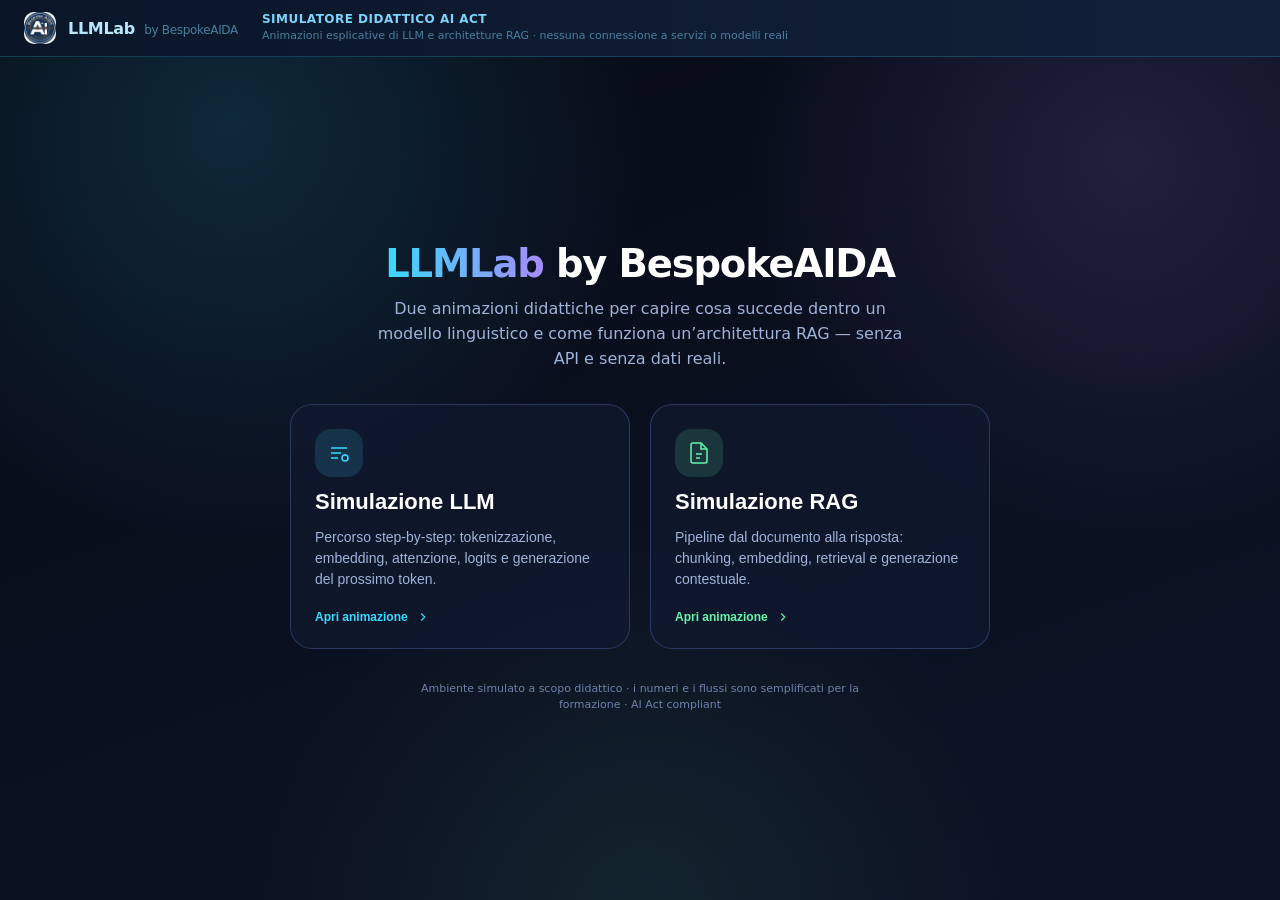
<file: index.html>
<!DOCTYPE html>
<html lang="it">
<head>
  <meta charset="UTF-8" />
  <meta name="viewport" content="width=device-width, initial-scale=1.0" />
  <title>LLMLab — BespokeAIDA</title>
  <link rel="stylesheet" href="styles/tokens.css" />
  <link rel="stylesheet" href="styles/main.css" />
</head>
<body>

  <!-- Educational Banner -->
  <div class="edu-banner">
    <div class="edu-banner__logo">
      <img src="assets/aida-logo.png" alt="BespokeAIDA" />
      <span class="edu-banner__brand">LLMLab <span class="edu-banner__by">by BespokeAIDA</span></span>
    </div>
    <div class="edu-banner__info">
      <span class="edu-banner__label">Simulatore didattico AI Act</span>
      <span class="edu-banner__sub">Animazioni esplicative di LLM e architetture RAG · nessuna connessione a servizi o modelli reali</span>
    </div>
  </div>

  <div class="app" id="app"></div>

  <script src="js/icons.js"></script>
  <script src="js/state.js"></script>
  <script src="js/render.js"></script>
  <script src="js/app.js"></script>
</body>
</html>
</file>
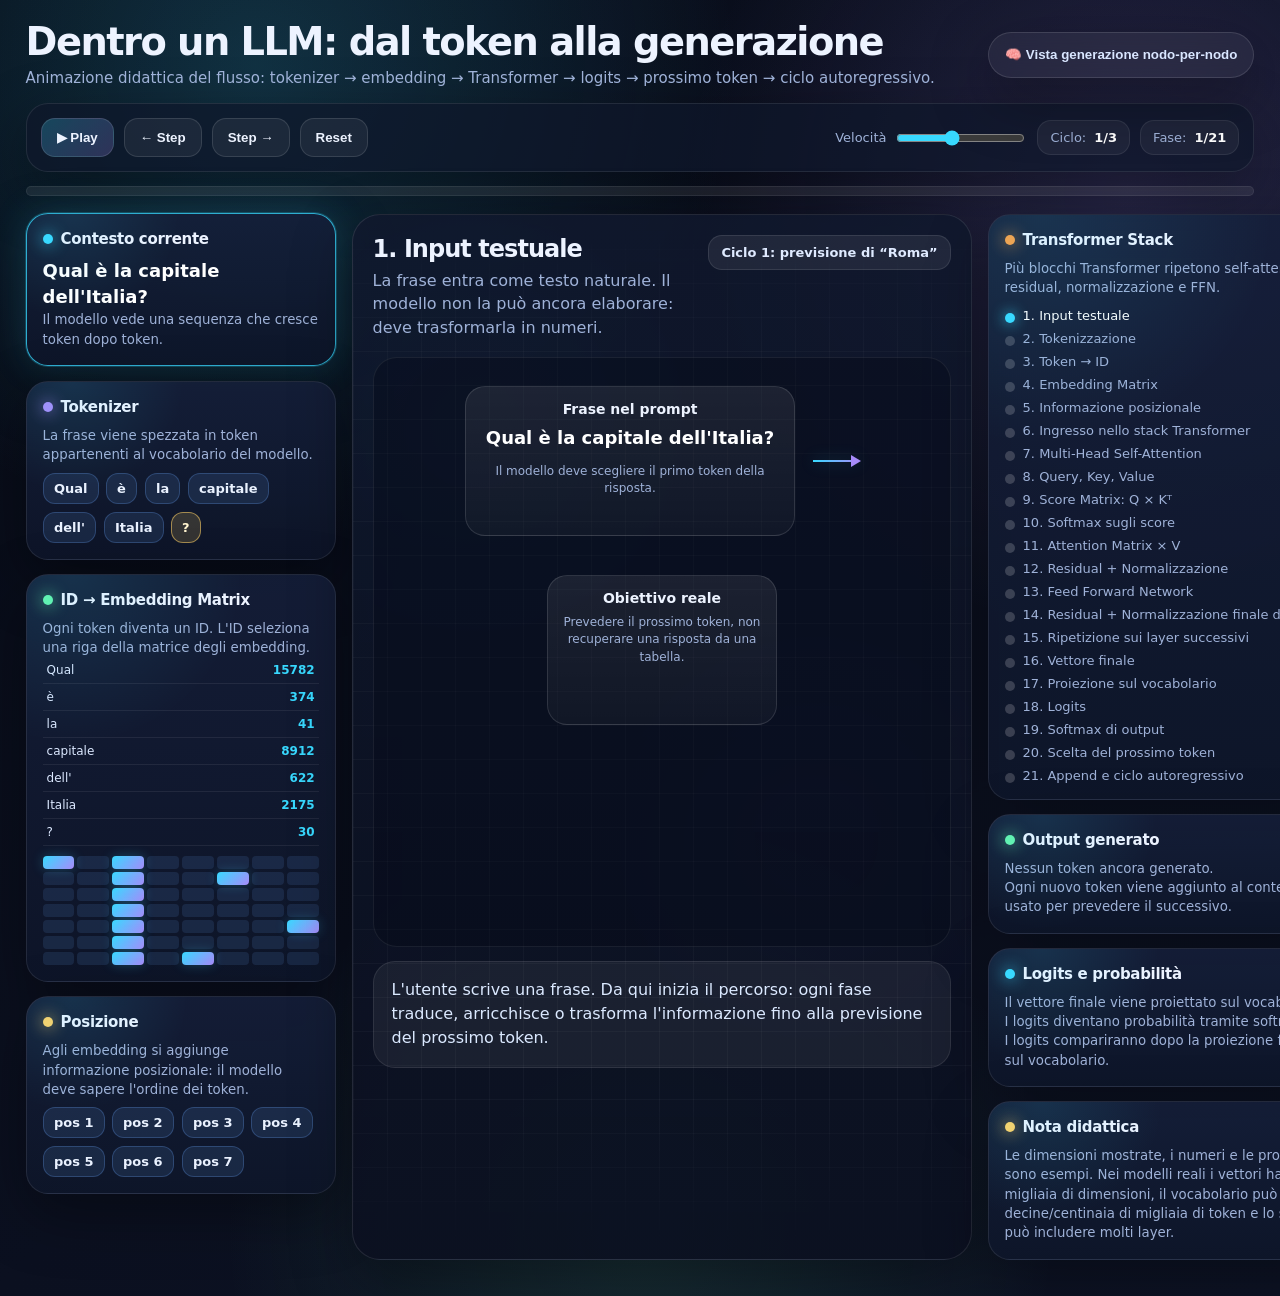
<file: sims/llm.html>
<!DOCTYPE html>
<html lang="it">
<head>
<meta charset="UTF-8" />
<meta name="viewport" content="width=device-width, initial-scale=1.0" />
<title>LLMLab — Dentro un LLM · BespokeAIDA</title>
<style>
:root{
  --bg:#0b1020;
  --bg2:#111a33;
  --panel:#151f3a;
  --panel2:#10182d;
  --line:#2d3c67;
  --text:#edf3ff;
  --muted:#9fb2d8;
  --cyan:#38d9ff;
  --blue:#6ea8ff;
  --purple:#a78bfa;
  --green:#64f4ac;
  --yellow:#ffd166;
  --orange:#ff9f43;
  --red:#ff6b6b;
  --pink:#ff7ad9;
  --white:#ffffff;
  --shadow: 0 20px 60px rgba(0,0,0,.35);
  --radius:22px;
}
*{box-sizing:border-box}
body{
  margin:0;
  font-family: Inter, ui-sans-serif, system-ui, -apple-system, Segoe UI, Roboto, Helvetica, Arial, "Apple Color Emoji","Segoe UI Emoji";
  background:
    radial-gradient(circle at 20% 5%, rgba(56,217,255,.18), transparent 30%),
    radial-gradient(circle at 88% 15%, rgba(167,139,250,.18), transparent 28%),
    radial-gradient(circle at 50% 95%, rgba(100,244,172,.12), transparent 30%),
    linear-gradient(135deg, #070b16 0%, var(--bg) 50%, #0d1325 100%);
  color:var(--text);
  min-height:100vh;
  overflow-x:hidden;
}
.app{
  width:min(1520px, 96vw);
  margin:0 auto;
  padding:22px 0 36px;
}
.header{
  display:flex;
  align-items:center;
  justify-content:space-between;
  gap:22px;
  margin-bottom:16px;
}
.title h1{
  margin:0;
  font-size: clamp(26px, 3vw, 44px);
  letter-spacing:-.04em;
  line-height:1.02;
}
.title p{
  margin:8px 0 0;
  color:var(--muted);
  font-size:15px;
}
.badge{
  border:1px solid rgba(255,255,255,.12);
  padding:12px 16px;
  border-radius:999px;
  background:rgba(255,255,255,.055);
  backdrop-filter:blur(10px);
  color:#d9e6ff;
  box-shadow:var(--shadow);
  white-space:nowrap;
}
.controls{
  display:flex;
  flex-wrap:wrap;
  align-items:center;
  justify-content:space-between;
  gap:12px;
  padding:14px;
  background:rgba(15,23,42,.72);
  border:1px solid rgba(255,255,255,.09);
  border-radius:var(--radius);
  box-shadow:var(--shadow);
  margin-bottom:14px;
}
.control-left,.control-right{
  display:flex; align-items:center; gap:10px; flex-wrap:wrap;
}
button{
  border:0;
  border-radius:14px;
  color:var(--text);
  background:linear-gradient(135deg, rgba(56,217,255,.24), rgba(167,139,250,.22));
  border:1px solid rgba(255,255,255,.12);
  padding:11px 15px;
  font-weight:750;
  cursor:pointer;
  transition:.2s ease;
}
button:hover{transform:translateY(-1px); box-shadow:0 8px 28px rgba(56,217,255,.13)}
button.secondary{background:rgba(255,255,255,.06)}
label{
  color:var(--muted);
  font-size:13px;
  display:flex;align-items:center;gap:8px;
}
input[type="range"]{accent-color:var(--cyan)}
.kv{
  display:flex; gap:8px; align-items:center;
  color:var(--muted);
  font-size:13px;
  padding:9px 12px;
  background:rgba(255,255,255,.05);
  border:1px solid rgba(255,255,255,.08);
  border-radius:14px;
}
.kv strong{color:var(--white)}
.progressWrap{
  width:100%;
  height:10px;
  background:rgba(255,255,255,.08);
  border-radius:999px;
  overflow:hidden;
  margin-bottom:18px;
  border:1px solid rgba(255,255,255,.07);
}
#progressFill{
  height:100%;
  width:0%;
  background:linear-gradient(90deg,var(--cyan),var(--purple),var(--green));
  border-radius:999px;
  transition:width .55s ease;
}

.layout{
  display:grid;
  grid-template-columns: 310px minmax(620px, 1fr) 360px;
  gap:16px;
}
@media (max-width: 1150px){
  .layout{grid-template-columns:1fr}
}
.panel{
  position:relative;
  background:linear-gradient(180deg, rgba(21,31,58,.88), rgba(14,22,42,.88));
  border:1px solid rgba(255,255,255,.09);
  border-radius:var(--radius);
  padding:16px;
  min-height:96px;
  box-shadow:var(--shadow);
  overflow:hidden;
  transition:.35s ease;
}
.panel + .panel{margin-top:14px}
.panel:before{
  content:"";
  position:absolute; inset:-1px;
  background:radial-gradient(circle at 15% 0%, rgba(56,217,255,.15), transparent 35%);
  pointer-events:none;
  opacity:.75;
}
.panel.active{
  border-color:rgba(56,217,255,.78);
  box-shadow:0 0 0 1px rgba(56,217,255,.2), 0 0 36px rgba(56,217,255,.18), var(--shadow);
  transform:translateY(-1px);
}
.panel h3{
  margin:0 0 10px;
  display:flex; align-items:center; gap:8px;
  font-size:15px;
  letter-spacing:-.02em;
}
.panel small{display:block; color:var(--muted); line-height:1.45}
.dot{
  width:10px;height:10px;border-radius:50%;background:var(--cyan);
  box-shadow:0 0 16px var(--cyan);
}
.dot.purple{background:var(--purple);box-shadow:0 0 16px var(--purple)}
.dot.green{background:var(--green);box-shadow:0 0 16px var(--green)}
.dot.yellow{background:var(--yellow);box-shadow:0 0 16px var(--yellow)}
.dot.orange{background:var(--orange);box-shadow:0 0 16px var(--orange)}

.contextText{
  font-size:18px;
  line-height:1.45;
  font-weight:760;
  color:#fff;
}
.generated{
  display:inline-block;
  margin-left:4px;
  color:var(--green);
  text-shadow:0 0 18px rgba(100,244,172,.4);
}
.tokenList{
  display:flex;
  flex-wrap:wrap;
  gap:8px;
  margin-top:8px;
}
.token{
  display:inline-flex;
  align-items:center;
  justify-content:center;
  min-height:31px;
  padding:7px 10px;
  border-radius:12px;
  background:rgba(110,168,255,.12);
  border:1px solid rgba(110,168,255,.25);
  color:#eaf2ff;
  font-weight:700;
  font-size:13px;
  animation: tokenIn .45s ease both;
}
.token.pred{
  background:rgba(100,244,172,.14);
  border-color:rgba(100,244,172,.5);
  color:#dffff0;
  box-shadow:0 0 22px rgba(100,244,172,.16);
}
.token.focus{
  background:rgba(255,209,102,.16);
  border-color:rgba(255,209,102,.55);
  color:#fff4cf;
}
@keyframes tokenIn{from{opacity:0; transform:translateY(10px) scale(.96)}to{opacity:1; transform:none}}

.idTable{
  width:100%;
  border-collapse:collapse;
  font-size:12px;
  color:#dce8ff;
}
.idTable td{
  border-bottom:1px solid rgba(255,255,255,.07);
  padding:6px 4px;
}
.idTable td:last-child{
  text-align:right; color:var(--cyan); font-weight:800;
}
.miniMatrix{
  display:grid;
  grid-template-columns:repeat(8,1fr);
  gap:3px;
  margin-top:10px;
}
.cell{
  height:13px;
  border-radius:4px;
  background:rgba(110,168,255,.12);
}
.cell.hot{
  background:linear-gradient(135deg,var(--cyan),var(--purple));
  box-shadow:0 0 12px rgba(56,217,255,.25);
  animation:pulse .9s ease-in-out infinite alternate;
}
@keyframes pulse{from{opacity:.58}to{opacity:1}}

.scene{
  min-height:730px;
  border-radius:28px;
  background:
    linear-gradient(180deg, rgba(16,24,45,.88), rgba(11,16,32,.92)),
    radial-gradient(circle at 20% 20%, rgba(56,217,255,.12), transparent 25%),
    radial-gradient(circle at 75% 60%, rgba(167,139,250,.14), transparent 30%);
  border:1px solid rgba(255,255,255,.1);
  box-shadow:var(--shadow);
  position:relative;
  overflow:hidden;
  padding:20px;
}
.scene:after{
  content:"";
  position:absolute; inset:0;
  background-image:
    linear-gradient(rgba(255,255,255,.03) 1px, transparent 1px),
    linear-gradient(90deg, rgba(255,255,255,.03) 1px, transparent 1px);
  background-size:34px 34px;
  mask-image:linear-gradient(to bottom, transparent, black 15%, black 85%, transparent);
  pointer-events:none;
}
.sceneTop{
  position:relative; z-index:2;
  display:flex; align-items:flex-start; justify-content:space-between; gap:16px;
  margin-bottom:18px;
}
.stageTitle{
  font-size:24px;
  font-weight:900;
  letter-spacing:-.04em;
  margin:0 0 6px;
}
.stageSub{
  color:var(--muted);
  line-height:1.45;
  max-width:820px;
  margin:0;
}
.cycleBadge{
  padding:9px 12px;
  border-radius:14px;
  background:rgba(255,255,255,.07);
  border:1px solid rgba(255,255,255,.1);
  color:#dfeaff;
  font-weight:800;
  font-size:13px;
  white-space:nowrap;
}
.canvas{
  position:relative; z-index:2;
  min-height:590px;
  border-radius:24px;
  background:rgba(5,9,19,.32);
  border:1px solid rgba(255,255,255,.07);
  overflow:hidden;
  padding:18px;
}
.explain{
  margin-top:14px;
  padding:16px 18px;
  border-radius:22px;
  background:rgba(255,255,255,.06);
  border:1px solid rgba(255,255,255,.09);
  color:#dbe9ff;
  line-height:1.52;
}
.formula{
  font-family: ui-monospace, SFMono-Regular, Menlo, Monaco, Consolas, "Liberation Mono", monospace;
  color:#dcf7ff;
  background:rgba(0,0,0,.28);
  border:1px solid rgba(255,255,255,.08);
  border-radius:14px;
  padding:12px 14px;
  display:inline-block;
}
.bigFlow{
  display:flex; align-items:center; justify-content:center; gap:18px; flex-wrap:wrap; min-height:360px;
}
.flowCard{
  width:155px;
  min-height:116px;
  border-radius:20px;
  background:linear-gradient(180deg, rgba(255,255,255,.08), rgba(255,255,255,.035));
  border:1px solid rgba(255,255,255,.12);
  padding:14px;
  text-align:center;
  position:relative;
  overflow:hidden;
  animation:cardIn .55s ease both;
}
.flowCard.large{width:230px; min-height:150px}
.flowCard.wide{width:330px}
.flowCard h4{margin:0 0 8px; font-size:14px}
.flowCard p{margin:0;color:var(--muted);font-size:12px;line-height:1.45}
.arrow{
  width:46px; height:2px; background:linear-gradient(90deg,var(--cyan),var(--purple));
  position:relative;
  box-shadow:0 0 15px rgba(56,217,255,.35);
}
.arrow:after{
  content:"";
  position:absolute; right:-2px; top:-5px;
  border-left:10px solid var(--purple);
  border-top:6px solid transparent;
  border-bottom:6px solid transparent;
}
@keyframes cardIn{from{opacity:0; transform:translateY(14px) scale(.96)}to{opacity:1;transform:none}}

.rainbowScan{
  position:absolute; left:-30%; top:0; height:100%; width:28%;
  background:linear-gradient(90deg, transparent, rgba(56,217,255,.16), rgba(167,139,250,.16), transparent);
  animation:scan 2.4s linear infinite;
  pointer-events:none;
}
@keyframes scan{to{left:102%}}

.headGrid{
  display:grid;
  grid-template-columns:repeat(4, minmax(135px, 1fr));
  gap:14px;
  margin-top:12px;
}
.head{
  min-height:188px;
  border-radius:20px;
  background:rgba(255,255,255,.055);
  border:1px solid rgba(255,255,255,.11);
  padding:13px;
  animation:headPulse 1.1s ease-in-out infinite alternate;
}
.head:nth-child(2){animation-delay:.12s}
.head:nth-child(3){animation-delay:.24s}
.head:nth-child(4){animation-delay:.36s}
@keyframes headPulse{from{box-shadow:0 0 0 rgba(56,217,255,0)}to{box-shadow:0 0 28px rgba(56,217,255,.13)}}
.head h4{margin:0 0 10px; display:flex; align-items:center; justify-content:space-between}
.headTag{
  color:#00101a;
  background:var(--cyan);
  border-radius:999px;
  padding:4px 7px;
  font-size:11px;
  font-weight:900;
}
.matrixTable{
  width:100%;
  border-collapse:collapse;
  font-size:12px;
  margin-top:12px;
}
.matrixTable td,.matrixTable th{
  border:1px solid rgba(255,255,255,.08);
  padding:8px;
  text-align:center;
}
.matrixTable th{
  color:#bcd3ff;
  font-size:11px;
  font-weight:800;
  background:rgba(255,255,255,.06);
}
.matrixTable td{
  background:rgba(110,168,255,.08);
  transition:.25s ease;
}
.matrixTable td.hot{
  background:rgba(255,209,102,.2);
  color:#fff2c7;
  box-shadow:inset 0 0 22px rgba(255,209,102,.12);
}
.matrixTable td.green{
  background:rgba(100,244,172,.17);
  color:#dcffe9;
}
.vectorBars{
  display:flex;
  gap:5px;
  align-items:end;
  height:88px;
  justify-content:center;
}
.bar{
  width:10px;
  border-radius:8px 8px 3px 3px;
  background:linear-gradient(180deg,var(--cyan),var(--blue));
  animation:barDance .8s ease-in-out infinite alternate;
}
.bar:nth-child(2n){background:linear-gradient(180deg,var(--purple),var(--pink));animation-delay:.12s}
.bar:nth-child(3n){background:linear-gradient(180deg,var(--green),var(--cyan));animation-delay:.25s}
@keyframes barDance{from{transform:scaleY(.85); filter:brightness(.85)}to{transform:scaleY(1.05); filter:brightness(1.2)}}

.qkvWrap{
  display:grid;
  grid-template-columns: 1fr 1fr 1fr;
  gap:14px;
  margin-top:22px;
}
.qkv{
  border-radius:20px;
  padding:17px;
  text-align:center;
  min-height:170px;
  background:rgba(255,255,255,.055);
  border:1px solid rgba(255,255,255,.1);
  position:relative;
}
.qkv h3{
  margin:0 0 10px;
  font-size:38px;
  letter-spacing:-.06em;
}
.qkv.query h3{color:var(--cyan)}
.qkv.key h3{color:var(--yellow)}
.qkv.value h3{color:var(--green)}
.qkv p{margin:0;color:var(--muted);font-size:13px;line-height:1.45}
.neural{
  width:100%;
  height:250px;
  position:relative;
  margin:10px auto 0;
}
.neural svg{width:100%;height:100%;overflow:visible}
.node{
  fill:rgba(56,217,255,.22);
  stroke:rgba(56,217,255,.8);
  stroke-width:1.5;
  filter:drop-shadow(0 0 8px rgba(56,217,255,.35));
}
.node.active{fill:rgba(100,244,172,.35); stroke:rgba(100,244,172,.95)}
.link{
  stroke:rgba(159,178,216,.23);
  stroke-width:1;
}
.link.active{
  stroke:rgba(56,217,255,.8);
  stroke-width:2;
  stroke-dasharray:7 7;
  animation:dash 1s linear infinite;
}
@keyframes dash{to{stroke-dashoffset:-28}}
.ffnDims{
  display:flex;align-items:center;justify-content:center;gap:14px;margin-top:14px;flex-wrap:wrap;
}
.dim{
  padding:13px 16px;border-radius:16px;background:rgba(255,255,255,.07);border:1px solid rgba(255,255,255,.1);
  font-weight:900;color:#fff;
}
.dim.big{
  padding:18px 24px;
  color:#001019;
  background:linear-gradient(135deg,var(--yellow),var(--orange));
}
.plusNorm{
  display:grid;
  grid-template-columns:1fr 58px 1fr 70px 1fr;
  align-items:center;gap:10px;margin-top:32px;
}
.symbol{
  width:52px;height:52px;border-radius:50%;display:grid;place-items:center;
  background:rgba(255,255,255,.08);border:1px solid rgba(255,255,255,.13);
  font-size:24px;font-weight:950;color:var(--cyan);
}
.symbol.norm{
  font-size:13px;color:#001019;background:linear-gradient(135deg,var(--green),var(--cyan));
}
.layerStack{
  display:flex;align-items:end;justify-content:center;gap:11px;margin-top:24px;height:280px;
}
.layerBlock{
  width:74px;
  border-radius:15px 15px 9px 9px;
  border:1px solid rgba(255,255,255,.12);
  background:linear-gradient(180deg, rgba(110,168,255,.20), rgba(167,139,250,.10));
  display:flex;align-items:center;justify-content:center;
  color:#e8efff;font-weight:900;
  transition:.25s;
}
.layerBlock.hot{
  background:linear-gradient(180deg, rgba(56,217,255,.75), rgba(167,139,250,.55));
  color:#04111a;
  box-shadow:0 0 32px rgba(56,217,255,.30);
  animation: layerGlow 1s ease-in-out infinite alternate;
}
@keyframes layerGlow{from{transform:translateY(0)}to{transform:translateY(-8px)}}
.logitBars{
  display:grid;
  gap:10px;
  margin:18px auto 0;
  width:min(650px, 100%);
}
.logitRow{
  display:grid;
  grid-template-columns:90px 1fr 74px;
  gap:10px;
  align-items:center;
  font-size:13px;
}
.logitLabel{font-weight:900;color:#eaf2ff}
.logitTrack{
  height:26px;
  background:rgba(255,255,255,.07);
  border:1px solid rgba(255,255,255,.08);
  border-radius:999px;
  overflow:hidden;
}
.logitFill{
  height:100%;
  width:0;
  background:linear-gradient(90deg,var(--cyan),var(--purple));
  border-radius:999px;
  transition:width .9s cubic-bezier(.22,1,.36,1);
}
.logitRow.top .logitFill{background:linear-gradient(90deg,var(--green),var(--cyan));box-shadow:0 0 18px rgba(100,244,172,.2)}
.logitVal{text-align:right;color:var(--muted);font-weight:800}
.predictedToken{
  display:inline-flex;
  margin-top:24px;
  align-items:center;
  justify-content:center;
  min-width:155px;
  min-height:72px;
  padding:16px 24px;
  border-radius:24px;
  background:linear-gradient(135deg, rgba(100,244,172,.25), rgba(56,217,255,.14));
  border:1px solid rgba(100,244,172,.55);
  font-size:32px;
  font-weight:950;
  color:#eafff3;
  box-shadow:0 0 42px rgba(100,244,172,.18);
  animation:pop .7s cubic-bezier(.18,1.25,.4,1) both;
}
@keyframes pop{from{opacity:0;transform:scale(.72)}to{opacity:1;transform:scale(1)}}
.outputHistory{
  display:flex; flex-wrap:wrap; gap:8px;
}
.timeline{
  display:grid; gap:8px; margin-top:10px;
}
.tlineItem{
  display:flex; gap:8px; align-items:flex-start; color:var(--muted); font-size:13px;
}
.tlineItem.active{color:#fff}
.tlineDot{
  min-width:10px;width:10px;height:10px;border-radius:50%;
  background:rgba(255,255,255,.18);margin-top:5px;
}
.tlineItem.active .tlineDot{background:var(--cyan);box-shadow:0 0 14px var(--cyan)}
.legend{
  margin-top:16px;
  color:var(--muted);
  font-size:12px;
  line-height:1.55;
}
.warn{
  color:#ffe3aa;
  background:rgba(255,209,102,.08);
  border:1px solid rgba(255,209,102,.18);
  padding:10px 12px;
  border-radius:14px;
  margin-top:12px;
}

/* --- FIX STEP MULTI-HEAD + MODAL VISTA RETE --- */
.actionBadge{
  display:inline-flex;
  align-items:center;
  justify-content:center;
  gap:8px;
  border-radius:999px;
  min-height:46px;
}
.actionBadge:hover{
  transform:translateY(-1px);
  box-shadow:0 10px 34px rgba(56,217,255,.18), var(--shadow);
}
.headGrid{
  grid-template-columns:repeat(2, minmax(260px, 1fr)) !important;
  gap:14px !important;
}
@media (max-width: 760px){
  .headGrid{grid-template-columns:1fr !important;}
}
.head{
  min-height:235px !important;
  overflow:hidden;
}
.headMini{
  display:grid;
  grid-template-columns: 1fr 92px;
  gap:10px;
  align-items:start;
}
.headTokens{
  display:flex;
  flex-wrap:wrap;
  gap:6px;
  margin-bottom:8px;
}
.headChip{
  font-size:10px;
  max-width:86px;
  overflow:hidden;
  text-overflow:ellipsis;
  white-space:nowrap;
  padding:5px 7px;
  border-radius:999px;
  color:#dceaff;
  background:rgba(110,168,255,.12);
  border:1px solid rgba(110,168,255,.20);
}
.heatGrid{
  display:grid;
  grid-template-columns:repeat(4, 1fr);
  gap:4px;
  padding:8px;
  border-radius:14px;
  background:rgba(0,0,0,.16);
  border:1px solid rgba(255,255,255,.08);
}
.heatCell{
  min-height:28px;
  border-radius:8px;
  border:1px solid rgba(255,255,255,.06);
  display:grid;
  place-items:center;
  font-size:10px;
  font-weight:900;
  color:#ecf7ff;
}
.headSpark{
  min-height:100%;
  border-radius:15px;
  background:
    radial-gradient(circle at 50% 20%, rgba(56,217,255,.22), transparent 45%),
    radial-gradient(circle at 50% 80%, rgba(167,139,250,.18), transparent 45%),
    rgba(255,255,255,.045);
  border:1px solid rgba(255,255,255,.08);
  display:grid;
  place-items:center;
  padding:10px;
}
.headSpark svg{
  width:78px;
  height:90px;
}
.headCaption{
  margin-top:10px;
  color:var(--muted);
  font-size:12px;
  line-height:1.35;
}
.headCaption strong{color:#eaf2ff}
.networkOverlay{
  position:fixed;
  inset:0;
  z-index:999;
  background:rgba(3,7,18,.78);
  backdrop-filter:blur(14px);
  display:none;
  padding:22px;
  overflow:auto;
}
.networkOverlay.open{display:block;}
.networkShell{
  width:min(1480px, 98vw);
  margin:0 auto;
  min-height:calc(100vh - 44px);
  border-radius:30px;
  background:
    radial-gradient(circle at 18% 8%, rgba(56,217,255,.18), transparent 30%),
    radial-gradient(circle at 85% 18%, rgba(167,139,250,.18), transparent 28%),
    linear-gradient(180deg, rgba(14,22,42,.98), rgba(7,11,22,.98));
  border:1px solid rgba(255,255,255,.11);
  box-shadow:0 30px 90px rgba(0,0,0,.58);
  padding:20px;
}
.networkTop{
  display:flex;
  align-items:flex-start;
  justify-content:space-between;
  gap:16px;
  margin-bottom:12px;
}
.networkTop h2{
  margin:0;
  font-size:clamp(24px, 3vw, 40px);
  letter-spacing:-.04em;
}
.networkTop p{
  margin:6px 0 0;
  color:var(--muted);
  line-height:1.45;
}
.closeNetwork{
  width:46px;
  height:46px;
  border-radius:16px;
  font-size:18px;
  background:rgba(255,255,255,.07);
}
.networkControls{
  display:flex;
  align-items:center;
  justify-content:space-between;
  gap:12px;
  flex-wrap:wrap;
  padding:12px;
  border-radius:20px;
  background:rgba(255,255,255,.055);
  border:1px solid rgba(255,255,255,.08);
  margin-bottom:14px;
}
.networkControls .left,.networkControls .right{
  display:flex;
  gap:10px;
  align-items:center;
  flex-wrap:wrap;
}
.networkProgress{
  height:10px;
  border-radius:999px;
  overflow:hidden;
  background:rgba(255,255,255,.08);
  border:1px solid rgba(255,255,255,.08);
  margin-bottom:16px;
}
#networkProgressFill{
  height:100%;
  width:0%;
  border-radius:999px;
  background:linear-gradient(90deg,var(--green),var(--cyan),var(--purple));
  transition:width .35s ease;
}
.networkStageCard{
  display:grid;
  grid-template-columns:minmax(260px, 390px) 1fr;
  gap:16px;
}
@media (max-width: 980px){
  .networkStageCard{grid-template-columns:1fr;}
}
.networkInfo{
  border-radius:24px;
  padding:18px;
  background:rgba(255,255,255,.055);
  border:1px solid rgba(255,255,255,.09);
}
.networkInfo h3{
  margin:0 0 8px;
  font-size:22px;
}
.networkInfo p{
  color:var(--muted);
  line-height:1.5;
}
.genContextBox{
  margin-top:14px;
  padding:14px;
  border-radius:18px;
  background:rgba(0,0,0,.22);
  border:1px solid rgba(255,255,255,.08);
}
.genContextBox .label{
  color:var(--muted);
  font-size:12px;
  font-weight:900;
  text-transform:uppercase;
  letter-spacing:.05em;
  margin-bottom:8px;
}
.genContextText{
  font-size:20px;
  line-height:1.42;
  font-weight:900;
}
.genContextText .fresh{
  color:var(--green);
  text-shadow:0 0 18px rgba(100,244,172,.42);
}
.tokenBeingGenerated{
  display:inline-flex;
  margin-top:12px;
  min-width:120px;
  min-height:54px;
  align-items:center;
  justify-content:center;
  padding:12px 18px;
  border-radius:18px;
  background:linear-gradient(135deg, rgba(100,244,172,.25), rgba(56,217,255,.12));
  border:1px solid rgba(100,244,172,.45);
  font-size:24px;
  font-weight:950;
}
.networkCanvasBox{
  position:relative;
  min-height:660px;
  border-radius:24px;
  background:
    radial-gradient(circle at 20% 20%, rgba(56,217,255,.12), transparent 30%),
    radial-gradient(circle at 70% 60%, rgba(167,139,250,.12), transparent 32%),
    rgba(5,9,19,.35);
  border:1px solid rgba(255,255,255,.08);
  overflow:hidden;
}
.networkCanvasBox:after{
  content:"";
  position:absolute;
  inset:0;
  background-image:
    linear-gradient(rgba(255,255,255,.028) 1px, transparent 1px),
    linear-gradient(90deg, rgba(255,255,255,.028) 1px, transparent 1px);
  background-size:32px 32px;
  pointer-events:none;
}
#networkSvg{
  position:relative;
  z-index:2;
  width:100%;
  height:660px;
  display:block;
}
.netLabel{
  fill:#dce8ff;
  font-size:13px;
  font-weight:800;
}
.netTiny{
  fill:#9fb2d8;
  font-size:11px;
  font-weight:650;
}
.netNode{
  fill:rgba(56,217,255,.16);
  stroke:rgba(110,168,255,.5);
  stroke-width:1.4;
  filter:drop-shadow(0 0 7px rgba(56,217,255,.15));
  transition:.25s ease;
}
.netNode.done{
  fill:rgba(110,168,255,.25);
  stroke:rgba(110,168,255,.55);
}
.netNode.active{
  fill:rgba(100,244,172,.36);
  stroke:rgba(100,244,172,1);
  stroke-width:2.2;
  filter:drop-shadow(0 0 13px rgba(100,244,172,.75));
  animation:netPulse .65s ease-in-out infinite alternate;
}
@keyframes netPulse{
  from{filter:drop-shadow(0 0 5px rgba(100,244,172,.42));}
  to{filter:drop-shadow(0 0 18px rgba(100,244,172,.92));}
}
.netRect{
  fill:rgba(255,255,255,.045);
  stroke:rgba(255,255,255,.11);
  stroke-width:1.1;
}
.netRect.active{
  fill:rgba(100,244,172,.13);
  stroke:rgba(100,244,172,.8);
}
.netLink{
  stroke:rgba(159,178,216,.23);
  stroke-width:1.3;
}
.netLink.done{
  stroke:rgba(110,168,255,.42);
}
.netLink.active{
  stroke:rgba(56,217,255,.95);
  stroke-width:2.2;
  stroke-dasharray:8 8;
  animation:netDash .75s linear infinite;
  filter:drop-shadow(0 0 8px rgba(56,217,255,.45));
}
@keyframes netDash{to{stroke-dashoffset:-32}}
.netOutputToken{
  fill:rgba(100,244,172,.22);
  stroke:rgba(100,244,172,.9);
  stroke-width:2.1;
  filter:drop-shadow(0 0 18px rgba(100,244,172,.35));
}
.networkLegend{
  display:flex;
  flex-wrap:wrap;
  gap:10px;
  margin-top:14px;
  color:var(--muted);
  font-size:12px;
}
.legendPill{
  display:inline-flex;
  gap:8px;
  align-items:center;
  padding:8px 10px;
  border-radius:999px;
  background:rgba(255,255,255,.06);
  border:1px solid rgba(255,255,255,.08);
}
.legendDot{
  width:10px;
  height:10px;
  border-radius:50%;
  background:var(--cyan);
}
.legendDot.active{background:var(--green);box-shadow:0 0 12px var(--green)}
.legendDot.done{background:var(--blue)}

</style>
</head>
<body>
<div class="app">
  <div class="header">
    <div class="title">
      <h1>Dentro un LLM: dal token alla generazione</h1>
      <p>Animazione didattica del flusso: tokenizer → embedding → Transformer → logits → prossimo token → ciclo autoregressivo.</p>
    </div>
    <button id="openNetworkBtn" class="badge actionBadge" type="button">🧠 Vista generazione nodo-per-nodo</button>
  </div>

  <div class="controls">
    <div class="control-left">
      <button id="playBtn">▶ Play</button>
      <button id="prevBtn" class="secondary">← Step</button>
      <button id="nextBtn" class="secondary">Step →</button>
      <button id="resetBtn" class="secondary">Reset</button>
    </div>
    <div class="control-right">
      <label>Velocità <input id="speed" type="range" min="600" max="4200" step="100" value="2100"></label>
      <div class="kv">Ciclo: <strong id="cycleNum">1/3</strong></div>
      <div class="kv">Fase: <strong id="stageNum">1</strong></div>
    </div>
  </div>
  <div class="progressWrap"><div id="progressFill"></div></div>

  <div class="layout">
    <aside>
      <div id="inputPanel" class="panel">
        <h3><span class="dot"></span>Contesto corrente</h3>
        <div id="contextText" class="contextText"></div>
        <small>Il modello vede una sequenza che cresce token dopo token.</small>
      </div>

      <div id="tokenizerPanel" class="panel">
        <h3><span class="dot purple"></span>Tokenizer</h3>
        <small>La frase viene spezzata in token appartenenti al vocabolario del modello.</small>
        <div id="tokenList" class="tokenList"></div>
      </div>

      <div id="matrixPanel" class="panel">
        <h3><span class="dot green"></span>ID → Embedding Matrix</h3>
        <small>Ogni token diventa un ID. L'ID seleziona una riga della matrice degli embedding.</small>
        <div id="idTableWrap"></div>
        <div id="miniMatrix" class="miniMatrix"></div>
      </div>

      <div id="positionPanel" class="panel">
        <h3><span class="dot yellow"></span>Posizione</h3>
        <small>Agli embedding si aggiunge informazione posizionale: il modello deve sapere l'ordine dei token.</small>
        <div id="positionTokens" class="tokenList"></div>
      </div>
    </aside>

    <main class="scene">
      <div class="sceneTop">
        <div>
          <h2 id="stageTitle" class="stageTitle"></h2>
          <p id="stageSub" class="stageSub"></p>
        </div>
        <div id="cycleBadge" class="cycleBadge"></div>
      </div>
      <div id="canvas" class="canvas"></div>
      <div id="explain" class="explain"></div>
    </main>

    <aside>
      <div id="transformerPanel" class="panel">
        <h3><span class="dot orange"></span>Transformer Stack</h3>
        <small>Più blocchi Transformer ripetono self-attention, residual, normalizzazione e FFN.</small>
        <div class="timeline" id="stageTimeline"></div>
      </div>

      <div id="outputPanel" class="panel">
        <h3><span class="dot green"></span>Output generato</h3>
        <div id="outputHistory" class="outputHistory"></div>
        <small>Ogni nuovo token viene aggiunto al contesto e usato per prevedere il successivo.</small>
      </div>

      <div id="logitsPanel" class="panel">
        <h3><span class="dot"></span>Logits e probabilità</h3>
        <small>Il vettore finale viene proiettato sul vocabolario. I logits diventano probabilità tramite softmax.</small>
        <div id="smallLogits"></div>
      </div>

      <div class="panel">
        <h3><span class="dot yellow"></span>Nota didattica</h3>
        <small>Le dimensioni mostrate, i numeri e le probabilità sono esempi. Nei modelli reali i vettori hanno migliaia di dimensioni, il vocabolario può avere decine/centinaia di migliaia di token e lo stack può includere molti layer.</small>
      </div>
    </aside>
  </div>
</div>


<div id="networkOverlay" class="networkOverlay" aria-hidden="true">
  <div class="networkShell">
    <div class="networkTop">
      <div>
        <h2>Vista generazione: la rete si accende token dopo token</h2>
        <p>Questa vista mostra il flusso come una rete: i nodi si colorano in sequenza mentre il modello attraversa tokenizer, embedding, attenzione, FFN, layer, logits e output.</p>
      </div>
      <button id="closeNetworkBtn" class="closeNetwork" type="button">✕</button>
    </div>

    <div class="networkControls">
      <div class="left">
        <button id="networkPlayBtn" type="button">▶ Avvia</button>
        <button id="networkPrevBtn" class="secondary" type="button">← Step</button>
        <button id="networkNextBtn" class="secondary" type="button">Step →</button>
        <button id="networkResetBtn" class="secondary" type="button">Reset</button>
      </div>
      <div class="right">
        <label>Velocità scena <input id="networkSpeed" type="range" min="350" max="2600" step="50" value="1050"></label>
        <div class="kv">Token target: <strong id="networkTargetToken">Roma</strong></div>
        <div class="kv">Fase rete: <strong id="networkStepLabel">1</strong></div>
      </div>
    </div>

    <div class="networkProgress"><div id="networkProgressFill"></div></div>

    <div class="networkStageCard">
      <div class="networkInfo">
        <h3 id="networkPhaseTitle">Token in ingresso</h3>
        <p id="networkPhaseDesc">La sequenza corrente entra nel modello.</p>
        <div class="genContextBox">
          <div class="label">Contesto corrente</div>
          <div id="networkContext" class="genContextText"></div>
          <div id="networkGeneratedToken" class="tokenBeingGenerated">Roma</div>
        </div>
        <div class="networkLegend">
          <span class="legendPill"><span class="legendDot done"></span>già attraversato</span>
          <span class="legendPill"><span class="legendDot active"></span>fase attiva</span>
          <span class="legendPill"><span class="legendDot"></span>fase successiva</span>
        </div>
      </div>

      <div class="networkCanvasBox">
        <svg id="networkSvg" viewBox="0 0 1180 660" preserveAspectRatio="xMidYMid meet"></svg>
      </div>
    </div>
  </div>
</div>

<script>
const baseTokens = ["Qual", " è", " la", " capitale", " dell'", "Italia", "?"];
const ids = {
  "Qual": 15782, " è": 374, " la": 41, " capitale": 8912, " dell'": 622, "Italia": 2175, "?": 30,
  " Roma": 10894, ".": 13, "<EOS>": 2
};

const cycles = [
  {
    n: 1,
    tokens: baseTokens,
    predicted: " Roma",
    focus: "?",
    candidates: [
      [" Roma", 12.4, 0.89],
      [" Milano", 8.1, 0.04],
      [" Napoli", 7.2, 0.02],
      [" Torino", 5.9, 0.01],
      [" Parigi", 3.2, 0.004]
    ],
    note: "Il modello deve scegliere il primo token della risposta."
  },
  {
    n: 2,
    tokens: [...baseTokens, " Roma"],
    predicted: ".",
    focus: " Roma",
    candidates: [
      [".", 11.9, 0.83],
      [",", 8.6, 0.07],
      [" è", 7.8, 0.05],
      ["\n", 5.4, 0.02],
      [" capitale", 3.7, 0.004]
    ],
    note: "Dopo aver generato “Roma”, il modello prevede come continuare."
  },
  {
    n: 3,
    tokens: [...baseTokens, " Roma", "."],
    predicted: "<EOS>",
    focus: ".",
    candidates: [
      ["<EOS>", 10.7, 0.76],
      ["\n", 8.8, 0.13],
      [" La", 7.7, 0.07],
      [" Roma", 4.0, 0.01],
      [" Capitale", 2.2, 0.002]
    ],
    note: "Il token di fine sequenza chiude la generazione."
  }
];

const stages = [
  {
    id:"input",
    title:"1. Input testuale",
    sub:"La frase entra come testo naturale. Il modello non la può ancora elaborare: deve trasformarla in numeri.",
    active:["inputPanel"],
    explain:"L'utente scrive una frase. Da qui inizia il percorso: ogni fase traduce, arricchisce o trasforma l'informazione fino alla previsione del prossimo token."
  },
  {
    id:"tokenizer",
    title:"2. Tokenizzazione",
    sub:"Il tokenizer spezza il testo in token: unità linguistiche compatibili con il vocabolario del modello.",
    active:["tokenizerPanel"],
    explain:"I token non sono necessariamente parole intere: possono essere parole, sottoparole, spazi o punteggiatura. Il modello lavora su questa sequenza discreta."
  },
  {
    id:"ids",
    title:"3. Token → ID",
    sub:"Ogni token riceve un ID numerico. L'ID non ha significato: è un indice.",
    active:["tokenizerPanel","matrixPanel"],
    explain:"L'ID serve solo a indicare quale riga della Embedding Matrix deve essere recuperata."
  },
  {
    id:"embedding",
    title:"4. Embedding Matrix",
    sub:"Ogni ID seleziona una riga della matrice: nasce il vettore del token.",
    active:["matrixPanel"],
    explain:"La matrice degli embedding è un parametro appreso durante il training. Contiene una rappresentazione numerica iniziale per ciascun token del vocabolario."
  },
  {
    id:"position",
    title:"5. Informazione posizionale",
    sub:"Agli embedding viene aggiunta l'informazione sulla posizione dei token nella frase.",
    active:["positionPanel"],
    explain:"Senza posizione, il modello saprebbe quali token sono presenti, ma non in quale ordine. L'ordine è essenziale per il significato."
  },
  {
    id:"transformerIn",
    title:"6. Ingresso nello stack Transformer",
    sub:"Gli embedding arricchiti dalla posizione entrano nel primo blocco Transformer.",
    active:["transformerPanel"],
    explain:"Ogni blocco Transformer ripete due operazioni principali: comunicazione tra token tramite self-attention e trasformazione individuale tramite FFN."
  },
  {
    id:"multihead",
    title:"7. Multi-Head Self-Attention",
    sub:"Più teste lavorano in parallelo: ciascuna osserva relazioni diverse tra i token.",
    active:["transformerPanel"],
    explain:"Le teste non sono layer successivi. Sono canali paralleli di attenzione dentro lo stesso layer. I loro risultati vengono poi concatenati e proiettati."
  },
  {
    id:"qkv",
    title:"8. Query, Key, Value",
    sub:"Per ogni token il layer calcola tre vettori: Query, Key e Value.",
    active:["transformerPanel"],
    explain:"Query = cosa sto cercando. Key = cosa offro agli altri. Value = quale informazione porto se qualcuno mi presta attenzione."
  },
  {
    id:"scores",
    title:"9. Score Matrix: Q × Kᵀ",
    sub:"Ogni token confronta la propria Query con le Key di tutti gli altri token.",
    active:["transformerPanel"],
    explain:"Il prodotto scalare Q×Kᵀ produce punteggi non normalizzati: sono gli score di attenzione."
  },
  {
    id:"softmaxAtt",
    title:"10. Softmax sugli score",
    sub:"Gli score vengono normalizzati: ogni riga diventa una distribuzione la cui somma è 1.",
    active:["transformerPanel"],
    explain:"Dopo la softmax otteniamo la vera matrice di attenzione: quanto ogni token deve guardare gli altri token."
  },
  {
    id:"attnV",
    title:"11. Attention Matrix × V",
    sub:"I pesi di attenzione vengono applicati ai Value per produrre embedding contestualizzati.",
    active:["transformerPanel"],
    explain:"Ogni nuovo embedding è una combinazione pesata dei Value degli altri token. Qui il token acquisisce contesto."
  },
  {
    id:"residual1",
    title:"12. Residual + Normalizzazione",
    sub:"Il risultato della self-attention viene sommato all'input originale e normalizzato.",
    active:["transformerPanel"],
    explain:"La residual connection conserva l'informazione precedente. La normalizzazione stabilizza i valori e rende il flusso più robusto."
  },
  {
    id:"ffn",
    title:"13. Feed Forward Network",
    sub:"Ogni embedding, ormai contestualizzato, viene trasformato individualmente.",
    active:["transformerPanel"],
    explain:"La FFN non fa comunicare i token: lavora token per token. Proietta il vettore in uno spazio più grande, applica una funzione di attivazione e torna alla dimensione originale."
  },
  {
    id:"residual2",
    title:"14. Residual + Normalizzazione finale del layer",
    sub:"Anche dopo la FFN si aggiungono residuo e normalizzazione.",
    active:["transformerPanel"],
    explain:"L'output del layer è una nuova sequenza di embedding, più contestualizzati e più utili per la previsione."
  },
  {
    id:"stack",
    title:"15. Ripetizione sui layer successivi",
    sub:"Il layer successivo riceve questi nuovi embedding e ricalcola nuove Q, K e V.",
    active:["transformerPanel"],
    explain:"Questo processo viene ripetuto molte volte. Ogni layer raffina la rappresentazione del contesto."
  },
  {
    id:"finalVector",
    title:"16. Vettore finale",
    sub:"Dall'ultimo layer otteniamo il vettore contestuale dell'ultima posizione.",
    active:["transformerPanel"],
    explain:"Questo vettore non è una parola: è una rappresentazione matematica del contesto corrente, usata per prevedere il prossimo token."
  },
  {
    id:"projection",
    title:"17. Proiezione sul vocabolario",
    sub:"Il vettore finale viene moltiplicato per la matrice di output, spesso la Embedding Matrix trasposta.",
    active:["matrixPanel","logitsPanel"],
    explain:"Con il weight tying, lo stesso spazio usato per leggere i token viene riutilizzato per decidere quale token scrivere."
  },
  {
    id:"logits",
    title:"18. Logits",
    sub:"La proiezione produce un valore non normalizzato per ogni token del vocabolario.",
    active:["logitsPanel"],
    explain:"Se il vocabolario ha 128.000 token, il modello produce 128.000 logits: uno per ogni possibile continuazione."
  },
  {
    id:"softmaxOut",
    title:"19. Softmax di output",
    sub:"I logits vengono trasformati in probabilità.",
    active:["logitsPanel"],
    explain:"La softmax finale produce una distribuzione probabilistica sui token candidati."
  },
  {
    id:"select",
    title:"20. Scelta del prossimo token",
    sub:"Il sistema seleziona un token secondo le regole di decoding.",
    active:["outputPanel","logitsPanel"],
    explain:"Può scegliere il più probabile oppure campionare tra i candidati, in base a temperatura, top-k, top-p e altri parametri."
  },
  {
    id:"loop",
    title:"21. Append e ciclo autoregressivo",
    sub:"Il token generato viene aggiunto al contesto. Il modello riparte per prevedere il successivo.",
    active:["inputPanel","outputPanel"],
    explain:"Un LLM genera testo un token alla volta. La risposta completa emerge dalla ripetizione del ciclo di previsione."
  }
];

let step = 0;
let playing = false;
let timer = null;

const $ = (id)=>document.getElementById(id);

function escapeHtml(s){
  return String(s).replaceAll("&","&amp;").replaceAll("<","&lt;").replaceAll(">","&gt;");
}

function current(){
  const stageIdx = step % stages.length;
  const cycleIdx = Math.floor(step / stages.length);
  return {stage: stages[stageIdx], stageIdx, cycle: cycles[cycleIdx], cycleIdx};
}

function contextString(cycle){
  return cycle.tokens.join("");
}

function generatedSoFar(cycleIdx){
  const outs = [];
  for(let i=0;i<cycleIdx;i++){
    if(cycles[i].predicted !== "<EOS>") outs.push(cycles[i].predicted);
  }
  return outs;
}

function renderSide(){
  const {stage, stageIdx, cycle, cycleIdx} = current();
  document.querySelectorAll(".panel").forEach(p=>p.classList.remove("active"));
  stage.active.forEach(id => $(id)?.classList.add("active"));

  const gen = generatedSoFar(cycleIdx).join("");
  $("contextText").innerHTML = escapeHtml(baseTokens.join("")) + `<span class="generated">${escapeHtml(gen)}</span>`;
  $("cycleNum").textContent = `${cycleIdx+1}/${cycles.length}`;
  $("stageNum").textContent = `${stageIdx+1}/${stages.length}`;
  $("cycleBadge").textContent = `Ciclo ${cycleIdx+1}: previsione di ${cycle.predicted === "<EOS>" ? "fine sequenza" : "“"+cycle.predicted.trim()+"”"}`;
  $("progressFill").style.width = `${(step)/((cycles.length*stages.length)-1)*100}%`;

  $("tokenList").innerHTML = cycle.tokens.map((t,i)=>`<span class="token ${t===cycle.focus?'focus':''}" style="animation-delay:${i*45}ms">${escapeHtml(t)}</span>`).join("");
  const rows = cycle.tokens.map(t=>`<tr><td>${escapeHtml(t)}</td><td>${ids[t] ?? Math.floor(1000+Math.random()*9000)}</td></tr>`).join("");
  $("idTableWrap").innerHTML = `<table class="idTable">${rows}</table>`;
  $("miniMatrix").innerHTML = Array.from({length:56}, (_,i)=>`<span class="cell ${(i%8===2 || i%13===0)?'hot':''}"></span>`).join("");
  $("positionTokens").innerHTML = cycle.tokens.map((t,i)=>`<span class="token">pos ${i+1}</span>`).join("");

  const hist = generatedSoFar(cycleIdx).map(t=>`<span class="token pred">${escapeHtml(t)}</span>`).join("");
  $("outputHistory").innerHTML = hist || `<small style="color:var(--muted)">Nessun token ancora generato.</small>`;

  renderTimeline(stageIdx);
  renderSmallLogits(cycle, stage.id);
}

function renderTimeline(activeIdx){
  $("stageTimeline").innerHTML = stages.map((s,i)=>`
    <div class="tlineItem ${i===activeIdx?'active':''}">
      <span class="tlineDot"></span>
      <span>${i+1}. ${s.title.replace(/^\d+\.\s*/,'')}</span>
    </div>`).join("");
}

function renderSmallLogits(cycle, id){
  const visible = ["projection","logits","softmaxOut","select"].includes(id);
  if(!visible){
    $("smallLogits").innerHTML = `<small style="color:var(--muted)">I logits compariranno dopo la proiezione finale sul vocabolario.</small>`;
    return;
  }
  $("smallLogits").innerHTML = cycle.candidates.slice(0,4).map((c,i)=>{
    const pct = id==="logits" || id==="projection" ? Math.min(100, (c[1]/13)*100) : c[2]*100;
    const val = id==="logits" || id==="projection" ? c[1].toFixed(1) : (c[2]*100).toFixed(1)+"%";
    return `<div class="logitRow ${i===0?'top':''}" style="grid-template-columns:70px 1fr 55px;margin:8px 0">
      <div class="logitLabel">${escapeHtml(c[0])}</div>
      <div class="logitTrack"><div class="logitFill" style="width:${pct}%"></div></div>
      <div class="logitVal">${val}</div>
    </div>`;
  }).join("");
}

function wrapCanvas(html){
  return `<div class="rainbowScan"></div>${html}`;
}

function tokensHtml(tokens, cls=""){
  return tokens.map((t,i)=>`<span class="token ${cls}" style="animation-delay:${i*70}ms">${escapeHtml(t)}</span>`).join("");
}

function vectorBars(n=18){
  const vals = [42,68,34,82,56,73,28,61,91,47,78,52,64,36,88,55,69,31];
  return `<div class="vectorBars">${vals.slice(0,n).map((h,i)=>`<span class="bar" style="height:${h}px;animation-delay:${i*35}ms"></span>`).join("")}</div>`;
}

function matrixHtml(labels, normalized=false){
  const nums = [
    [1.2,0.4,0.7,0.3,0.2,0.5,0.2,0.9],
    [0.3,1.7,0.9,2.1,0.4,1.3,0.1,0.2],
    [0.2,0.6,1.1,1.9,0.8,1.5,0.3,0.4],
    [0.5,0.8,1.3,1.6,2.8,3.4,0.6,0.7],
    [0.1,0.3,0.7,2.4,2.1,3.9,0.4,0.2],
    [0.4,0.8,0.6,3.1,2.9,2.2,0.5,0.6],
    [0.2,0.3,0.3,2.7,0.8,3.6,1.1,0.9],
    [0.8,0.5,0.6,1.1,0.5,1.3,0.9,1.4]
  ];
  const short = labels.slice(-Math.min(labels.length,6));
  const rows = short.map((r,ri)=>{
    const rowNums = nums[(ri+2)%nums.length].slice(0, short.length);
    const sum = rowNums.reduce((a,b)=>a+Math.exp(b),0);
    const cells = rowNums.map((v,ci)=>{
      const hot = ci===short.length-2 || (ri===short.length-1 && ci===short.length-2);
      let shown = normalized ? (Math.exp(v)/sum).toFixed(2) : v.toFixed(1);
      return `<td class="${hot?'hot':''} ${normalized && hot?'green':''}">${shown}</td>`;
    }).join("");
    return `<tr><th>${escapeHtml(r)}</th>${cells}</tr>`;
  }).join("");
  const head = `<tr><th></th>${short.map(t=>`<th>${escapeHtml(t)}</th>`).join("")}</tr>`;
  return `<table class="matrixTable">${head}${rows}</table>`;
}


function renderHeadCard(idx, name, cycleTokens){
  const labels = cycleTokens.slice(-4);
  while(labels.length < 4){ labels.unshift("∅"); }
  const patterns = [
    [0.10,0.18,0.62,0.10, 0.14,0.20,0.51,0.15, 0.08,0.11,0.68,0.13, 0.06,0.12,0.71,0.11],
    [0.08,0.12,0.15,0.65, 0.05,0.10,0.19,0.66, 0.10,0.16,0.22,0.52, 0.07,0.15,0.20,0.58],
    [0.45,0.18,0.14,0.23, 0.31,0.22,0.18,0.29, 0.26,0.24,0.22,0.28, 0.20,0.18,0.17,0.45],
    [0.09,0.14,0.60,0.17, 0.07,0.10,0.68,0.15, 0.05,0.09,0.74,0.12, 0.04,0.08,0.77,0.11]
  ];
  const vals = patterns[(idx-1)%patterns.length];
  const heat = vals.map(v=>{
    const alpha = 0.08 + v * 0.74;
    const border = 0.12 + v * 0.45;
    return `<span class="heatCell" style="background:rgba(56,217,255,${alpha});border-color:rgba(100,244,172,${border})">${v.toFixed(2)}</span>`;
  }).join("");
  const chips = labels.map(l=>`<span class="headChip">${escapeHtml(l.trim() || "spazio")}</span>`).join("");
  const sparkLines = Array.from({length:14}, (_,i)=>{
    const x1 = 12 + (i%3)*18;
    const y1 = 14 + (i%5)*13;
    const x2 = 54 + ((i+idx)%3)*10;
    const y2 = 12 + ((i*2+idx)%6)*12;
    const active = i%idx===0 || (i+idx)%4===0;
    return `<line class="${active ? "link active" : "link"}" x1="${x1}" y1="${y1}" x2="${x2}" y2="${y2}" />`;
  }).join("");
  const sparkNodes = Array.from({length:8}, (_,i)=>{
    const x = i<4 ? 14 + i*14 : 58 + (i-4)*5;
    const y = i<4 ? 18 + (i%4)*17 : 18 + (i%4)*17;
    return `<circle class="node ${i===idx || i===idx+3 ? "active" : ""}" cx="${x}" cy="${y}" r="4.5" />`;
  }).join("");
  return `
    <div class="head">
      <h4>Head ${idx}<span class="headTag">PAR</span></h4>
      <div class="headMini">
        <div>
          <div class="headTokens">${chips}</div>
          <div class="heatGrid">${heat}</div>
        </div>
        <div class="headSpark">
          <svg viewBox="0 0 90 100">${sparkLines}${sparkNodes}</svg>
        </div>
      </div>
      <div class="headCaption"><strong>${name}</strong><br>Mini-matrice normalizzata: ogni riga distribuisce l'attenzione sui token del contesto.</div>
    </div>`;
}


function renderNeural(){
  const layers = [4,7,7,4];
  const x = [70, 250, 440, 620];
  const svgW = 690, svgH = 250;
  const nodes = [];
  layers.forEach((count,li)=>{
    const gap = svgH/(count+1);
    for(let j=0;j<count;j++) nodes.push({li,j,x:x[li],y:gap*(j+1)});
  });
  let links="";
  for(let li=0; li<layers.length-1; li++){
    const from = nodes.filter(n=>n.li===li);
    const to = nodes.filter(n=>n.li===li+1);
    from.forEach(a=>to.forEach((b,k)=>{
      const act = (a.j+k+li)%4===0;
      links += `<line class="link ${act?'active':''}" x1="${a.x}" y1="${a.y}" x2="${b.x}" y2="${b.y}" />`;
    }));
  }
  const circles = nodes.map((n,i)=>`<circle class="node ${i%5===0?'active':''}" cx="${n.x}" cy="${n.y}" r="${n.li===1||n.li===2?10:12}" />`).join("");
  return `<div class="neural"><svg viewBox="0 0 ${svgW} ${svgH}">${links}${circles}</svg></div>`;
}

function renderLogits(cycle, prob=false){
  const maxLogit = Math.max(...cycle.candidates.map(c=>c[1]));
  return `<div class="logitBars">` + cycle.candidates.map((c,i)=>{
    const width = prob ? c[2]*100 : (c[1]/maxLogit)*100;
    const val = prob ? (c[2]*100).toFixed(1)+"%" : c[1].toFixed(1);
    return `<div class="logitRow ${i===0?'top':''}">
      <div class="logitLabel">${escapeHtml(c[0])}</div>
      <div class="logitTrack"><div class="logitFill" style="width:${width}%"></div></div>
      <div class="logitVal">${val}</div>
    </div>`;
  }).join("") + `</div>`;
}

function renderCanvas(){
  const {stage, stageIdx, cycle, cycleIdx} = current();
  $("stageTitle").textContent = stage.title;
  $("stageSub").textContent = stage.sub;
  $("explain").innerHTML = stage.explain;

  const tokens = cycle.tokens;
  let html = "";

  switch(stage.id){
    case "input":
      html = wrapCanvas(`
        <div class="bigFlow">
          <div class="flowCard large wide">
            <h4>Frase nel prompt</h4>
            <div class="contextText">${escapeHtml(contextString(cycle))}</div>
            <p style="margin-top:12px">${cycle.note}</p>
          </div>
          <div class="arrow"></div>
          <div class="flowCard large">
            <h4>Obiettivo reale</h4>
            <p>Prevedere il prossimo token, non recuperare una risposta da una tabella.</p>
          </div>
        </div>`);
      break;

    case "tokenizer":
      html = wrapCanvas(`
        <div class="bigFlow">
          <div class="flowCard large wide">
            <h4>Testo</h4>
            <div class="contextText">${escapeHtml(contextString(cycle))}</div>
          </div>
          <div class="arrow"></div>
          <div class="flowCard large wide">
            <h4>Token</h4>
            <div class="tokenList" style="justify-content:center">${tokensHtml(tokens)}</div>
          </div>
        </div>`);
      break;

    case "ids":
      html = wrapCanvas(`
        <div class="bigFlow">
          <div class="flowCard large wide">
            <h4>Token</h4>
            <div class="tokenList" style="justify-content:center">${tokensHtml(tokens)}</div>
          </div>
          <div class="arrow"></div>
          <div class="flowCard large wide">
            <h4>ID numerici</h4>
            <table class="idTable">${tokens.map(t=>`<tr><td>${escapeHtml(t)}</td><td>${ids[t] ?? 9999}</td></tr>`).join("")}</table>
          </div>
        </div>`);
      break;

    case "embedding":
      html = wrapCanvas(`
        <div class="bigFlow">
          <div class="flowCard large">
            <h4>ID token</h4>
            <p class="formula">ID → riga</p>
          </div>
          <div class="arrow"></div>
          <div class="flowCard large wide">
            <h4>Embedding Matrix</h4>
            <p>vocab_size × d_model</p>
            <div class="miniMatrix">${Array.from({length:96},(_,i)=>`<span class="cell ${(i%9===0 || i%17===0)?'hot':''}"></span>`).join("")}</div>
          </div>
          <div class="arrow"></div>
          <div class="flowCard large">
            <h4>Embedding</h4>
            ${vectorBars(14)}
          </div>
        </div>
        <div class="warn">Esempio: in un modello reale un embedding può avere 4.096, 8.192 o più dimensioni.</div>`);
      break;

    case "position":
      html = wrapCanvas(`
        <div class="bigFlow">
          <div class="flowCard large">
            <h4>Token embedding</h4>
            ${vectorBars(12)}
          </div>
          <div class="symbol">+</div>
          <div class="flowCard large">
            <h4>Position</h4>
            <div class="tokenList" style="justify-content:center">${tokens.slice(0,7).map((t,i)=>`<span class="token">pos ${i+1}</span>`).join("")}</div>
          </div>
          <div class="arrow"></div>
          <div class="flowCard large">
            <h4>Input Transformer</h4>
            <p class="formula">E + Pos</p>
          </div>
        </div>`);
      break;

    case "transformerIn":
      html = wrapCanvas(`
        <div class="bigFlow">
          <div class="flowCard large wide">
            <h4>Sequenza di embedding</h4>
            <div class="tokenList" style="justify-content:center">${tokensHtml(tokens)}</div>
            ${vectorBars(18)}
          </div>
        </div>
        ${layerStack(0)}
        <div class="warn">Ogni blocco Transformer contiene: Multi-Head Self-Attention → Residual/Norm → FFN → Residual/Norm.</div>`);
      break;

    case "multihead":
      html = wrapCanvas(`
        <h3 style="margin:0 0 8px">Teste di attenzione parallele dentro lo stesso layer</h3>
        <p style="color:var(--muted);margin:0 0 12px;line-height:1.45">
          Ogni testa produce una propria lettura del contesto. Qui usiamo mini-heatmap compatte per evitare sovrapposizioni e mostrare l'idea: più colore = più attenzione.
        </p>
        <div class="headGrid">
          ${["relazioni sintattiche","soggetto/verbo","punteggiatura","semantica"].map((name,i)=>renderHeadCard(i+1, name, tokens)).join("")}
        </div>
        <div class="warn">Le teste lavorano in parallelo nello stesso layer. I risultati vengono concatenati, proiettati e poi passano alla residual connection.</div>`);
      break;

    case "qkv":
      html = wrapCanvas(`
        <div class="flowCard wide" style="margin:0 auto 18px">
          <h4>Focus token: ${escapeHtml(cycle.focus)}</h4>
          <p>Ogni token genera Q, K, V tramite matrici apprese diverse.</p>
        </div>
        <div class="qkvWrap">
          <div class="qkv query"><h3>Q</h3><p>Query<br><strong>Cosa sto cercando?</strong></p><p class="formula">Q = E·WQ</p></div>
          <div class="qkv key"><h3>K</h3><p>Key<br><strong>Cosa offro agli altri?</strong></p><p class="formula">K = E·WK</p></div>
          <div class="qkv value"><h3>V</h3><p>Value<br><strong>Quale informazione porto?</strong></p><p class="formula">V = E·WV</p></div>
        </div>`);
      break;

    case "scores":
      html = wrapCanvas(`
        <div class="bigFlow">
          <div class="flowCard large">
            <h4>Query</h4>${vectorBars(10)}
          </div>
          <div class="symbol">×</div>
          <div class="flowCard large">
            <h4>Keyᵀ</h4>${vectorBars(10)}
          </div>
          <div class="arrow"></div>
          <div class="flowCard large wide">
            <h4>Score Matrix</h4>
            <p class="formula">Scores = Q × Kᵀ / √dₖ</p>
          </div>
        </div>
        ${matrixHtml(tokens, false)}`);
      break;

    case "softmaxAtt":
      html = wrapCanvas(`
        <div class="bigFlow">
          <div class="flowCard large wide">
            <h4>Score Matrix</h4>
            <p>Valori non normalizzati</p>
          </div>
          <div class="arrow"></div>
          <div class="flowCard large">
            <h4>Softmax</h4>
            <p>Ogni riga somma 1</p>
          </div>
          <div class="arrow"></div>
          <div class="flowCard large wide">
            <h4>Attention Matrix</h4>
            <p>Pesi di attenzione</p>
          </div>
        </div>
        ${matrixHtml(tokens, true)}`);
      break;

    case "attnV":
      html = wrapCanvas(`
        <div class="bigFlow">
          <div class="flowCard large wide">
            <h4>Attention Matrix</h4>
            <p>Pesi normalizzati</p>
            ${matrixHtml(tokens.slice(-4), true)}
          </div>
          <div class="symbol">×</div>
          <div class="flowCard large">
            <h4>Values</h4>
            ${vectorBars(10)}
          </div>
          <div class="arrow"></div>
          <div class="flowCard large wide">
            <h4>Embedding contestualizzati</h4>
            <p class="formula">A × V</p>
            ${vectorBars(16)}
          </div>
        </div>`);
      break;

    case "residual1":
      html = wrapCanvas(`
        <div class="plusNorm">
          <div class="flowCard"><h4>Input originale</h4>${vectorBars(8)}</div>
          <div class="symbol">+</div>
          <div class="flowCard"><h4>Output Attention</h4>${vectorBars(8)}</div>
          <div class="symbol norm">Norm</div>
          <div class="flowCard"><h4>Output stabile</h4>${vectorBars(8)}</div>
        </div>
        <div class="warn">Residual = non perdiamo l'informazione precedente; LayerNorm = manteniamo valori stabili.</div>`);
      break;

    case "ffn":
      html = wrapCanvas(`
        <h3 style="margin:0 0 8px">FFN: trasformazione token per token</h3>
        <div class="ffnDims">
          <span class="dim">d_model<br>4096</span>
          <span class="arrow"></span>
          <span class="dim big">spazio espanso<br>16384</span>
          <span class="dim">GELU</span>
          <span class="arrow"></span>
          <span class="dim">d_model<br>4096</span>
        </div>
        ${renderNeural()}
        <div class="warn">La FFN non fa parlare i token tra loro: trasforma individualmente ogni embedding già arricchito dalla self-attention.</div>`);
      break;

    case "residual2":
      html = wrapCanvas(`
        <div class="plusNorm">
          <div class="flowCard"><h4>Input FFN</h4>${vectorBars(8)}</div>
          <div class="symbol">+</div>
          <div class="flowCard"><h4>Output FFN</h4>${vectorBars(8)}</div>
          <div class="symbol norm">Norm</div>
          <div class="flowCard"><h4>Output layer</h4>${vectorBars(8)}</div>
        </div>
        <div class="warn">Questo è l'output del blocco Transformer: una nuova sequenza di embedding, più ricca e contestualizzata.</div>`);
      break;

    case "stack":
      html = wrapCanvas(`
        ${layerStack(5)}
        <div class="bigFlow" style="min-height:170px">
          <div class="flowCard large wide">
            <h4>Il Layer 2 riceve l'output del Layer 1</h4>
            <p>Da questi nuovi embedding ricalcola nuove Q, nuove K e nuove V. Il ciclo si ripete molte volte.</p>
          </div>
        </div>`);
      break;

    case "finalVector":
      html = wrapCanvas(`
        <div class="bigFlow">
          <div class="flowCard large wide">
            <h4>Ultimo layer Transformer</h4>
            ${layerStack(7, true)}
          </div>
          <div class="arrow"></div>
          <div class="flowCard large wide">
            <h4>Vettore finale dell'ultima posizione</h4>
            <p class="formula">h_last ∈ Rᵈ</p>
            ${vectorBars(20)}
          </div>
        </div>
        <div class="warn">Questo vettore rappresenta il contesto corrente. Non è ancora un token.</div>`);
      break;

    case "projection":
      html = wrapCanvas(`
        <div class="bigFlow">
          <div class="flowCard large">
            <h4>h_last</h4>
            <p>d_model</p>${vectorBars(12)}
          </div>
          <div class="symbol">×</div>
          <div class="flowCard large wide">
            <h4>Embedding Matrixᵀ</h4>
            <p>weight tying</p>
            <div class="miniMatrix">${Array.from({length:96},(_,i)=>`<span class="cell ${(i%11===0||i%19===0)?'hot':''}"></span>`).join("")}</div>
          </div>
          <div class="arrow"></div>
          <div class="flowCard large">
            <h4>Logits</h4>
            <p>vocab_size</p>
          </div>
        </div>
        <p class="formula">h_last (1 × d_model) · Eᵀ (d_model × vocab_size) = logits (1 × vocab_size)</p>`);
      break;

    case "logits":
      html = wrapCanvas(`
        <h3 style="text-align:center;margin-top:0">Logits: punteggi non normalizzati sul vocabolario</h3>
        ${renderLogits(cycle, false)}
        <div class="warn">I logits non sono percentuali. Sono punteggi grezzi: più sono alti, più quel token è compatibile con il contesto.</div>`);
      break;

    case "softmaxOut":
      html = wrapCanvas(`
        <h3 style="text-align:center;margin-top:0">Softmax finale: logits → probabilità</h3>
        ${renderLogits(cycle, true)}
        <div class="warn">La distribuzione finale dice quali token sono candidati plausibili come continuazione.</div>`);
      break;

    case "select":
      html = wrapCanvas(`
        <div style="text-align:center">
          <h3>Token selezionato</h3>
          <div class="predictedToken">${escapeHtml(cycle.predicted)}</div>
          <p style="color:var(--muted);max-width:620px;margin:18px auto 0;line-height:1.5">Il token scelto viene prodotto in output. Non è ancora una frase completa: è solo il prossimo passo della sequenza.</p>
        </div>
        ${renderLogits(cycle, true)}`);
      break;

    case "loop":
      const after = cycle.predicted === "<EOS>" ? contextString(cycle) + " [fine]" : contextString(cycle) + cycle.predicted;
      html = wrapCanvas(`
        <div class="bigFlow">
          <div class="flowCard large wide">
            <h4>Contesto prima</h4>
            <div class="contextText">${escapeHtml(contextString(cycle))}</div>
          </div>
          <div class="arrow"></div>
          <div class="flowCard large">
            <h4>Aggiungo token</h4>
            <div class="predictedToken" style="font-size:24px;min-height:58px">${escapeHtml(cycle.predicted)}</div>
          </div>
          <div class="arrow"></div>
          <div class="flowCard large wide">
            <h4>Nuovo contesto</h4>
            <div class="contextText">${escapeHtml(after)}</div>
          </div>
        </div>
        <div class="warn">${cycle.predicted === "<EOS>" ? "Il token di fine sequenza chiude il ciclo." : "Il modello riparte dall'inizio della pipeline per generare il token successivo."}</div>`);
      break;
  }

  $("canvas").innerHTML = html;
}

function layerStack(active=0, small=false){
  const blocks = Array.from({length:8}, (_,i)=>{
    const h = 78 + i*22;
    return `<div class="layerBlock ${i<=active?'hot':''}" style="height:${small?Math.max(60,h/1.9):h}px">L${i+1}</div>`;
  }).join("");
  return `<div class="layerStack" style="${small?'height:180px;margin:0':''}">${blocks}</div>`;
}

function render(){
  renderSide();
  renderCanvas();
}

function next(){
  if(step < cycles.length*stages.length-1){
    step++;
    render();
  }else{
    stop();
  }
}
function prev(){
  if(step>0){ step--; render(); }
}
function reset(){
  step=0; stop(); render();
}
function play(){
  playing = true;
  $("playBtn").textContent = "⏸ Pausa";
  schedule();
}
function stop(){
  playing = false;
  $("playBtn").textContent = "▶ Play";
  if(timer) clearTimeout(timer);
}
function schedule(){
  if(!playing) return;
  const delay = Number($("speed").value);
  timer = setTimeout(()=>{
    if(step >= cycles.length*stages.length-1){ stop(); return; }
    next();
    schedule();
  }, delay);
}

$("playBtn").addEventListener("click", ()=> playing ? stop() : play());
$("nextBtn").addEventListener("click", ()=>{ stop(); next(); });
$("prevBtn").addEventListener("click", ()=>{ stop(); prev(); });
$("resetBtn").addEventListener("click", reset);
$("speed").addEventListener("input", ()=>{ if(playing){ clearTimeout(timer); schedule(); } });


/* --- Vista generazione nodo-per-nodo --- */
const networkPhases = [
  {title:"1. Token in ingresso", desc:"La sequenza corrente entra nel modello come testo già presente nel contesto.", group:0},
  {title:"2. Tokenizer", desc:"Il testo viene spezzato in token compatibili con il vocabolario del modello.", group:0},
  {title:"3. ID ed embedding lookup", desc:"Ogni token diventa un ID e l'ID recupera la riga corrispondente nella Embedding Matrix.", group:1},
  {title:"4. Positional encoding", desc:"Agli embedding viene aggiunta informazione di posizione per preservare l'ordine della frase.", group:1},
  {title:"5. Q / K / V", desc:"Ogni embedding produce Query, Key e Value tramite matrici apprese dal layer.", group:2},
  {title:"6. Score matrix", desc:"Le Query vengono confrontate con tutte le Key: Q × Kᵀ produce gli score non normalizzati.", group:3},
  {title:"7. Softmax di attenzione", desc:"Gli score diventano pesi di attenzione: ogni riga somma a 1.", group:3},
  {title:"8. Attention × Value", desc:"I pesi di attenzione vengono applicati ai Value, creando embedding contestualizzati.", group:4},
  {title:"9. Residual + Norm", desc:"Il risultato della self-attention viene sommato al residuo e normalizzato.", group:4},
  {title:"10. Feed Forward Network", desc:"Ogni embedding viene trasformato individualmente: espansione, attivazione, compressione.", group:5},
  {title:"11. Residual + Norm finale", desc:"Anche l'output della FFN viene sommato al residuo e normalizzato.", group:5},
  {title:"12. Stack di layer", desc:"Il nuovo embedding passa al layer successivo. Il ciclo si ripete molte volte.", group:6},
  {title:"13. Vettore finale", desc:"Dall'ultimo layer esce il vettore contestuale dell'ultima posizione.", group:6},
  {title:"14. Proiezione sul vocabolario", desc:"Il vettore finale viene moltiplicato per la matrice di output, spesso la Embedding Matrix trasposta.", group:7},
  {title:"15. Logits", desc:"La proiezione produce un punteggio grezzo per ogni token del vocabolario.", group:7},
  {title:"16. Softmax finale", desc:"I logits vengono trasformati in probabilità sui token candidati.", group:7},
  {title:"17. Token generato", desc:"Il token più adatto viene prodotto in output secondo le regole di decoding.", group:8},
  {title:"18. Append e riciclo", desc:"Il token generato viene aggiunto al contesto. Il modello riparte per prevedere il successivo.", group:8}
];

let networkStep = 0;
let networkPlaying = false;
let networkTimer = null;

function networkCurrent(){
  const phaseCount = networkPhases.length;
  const total = phaseCount * cycles.length;
  const safeStep = Math.min(networkStep, total - 1);
  const cycleIdx = Math.floor(safeStep / phaseCount);
  const phaseIdx = safeStep % phaseCount;
  return {cycle: cycles[cycleIdx], cycleIdx, phase: networkPhases[phaseIdx], phaseIdx, total};
}

function networkContextHtml(cycleIdx, phaseIdx){
  const emittedBefore = generatedSoFar(cycleIdx).join("");
  const currentToken = cycles[cycleIdx].predicted;
  const showCurrent = phaseIdx >= 16 && currentToken !== "<EOS>";
  const showEnd = phaseIdx >= 16 && currentToken === "<EOS>";
  return escapeHtml(baseTokens.join("")) +
    `<span class="fresh">${escapeHtml(emittedBefore)}</span>` +
    (showCurrent ? `<span class="fresh">${escapeHtml(currentToken)}</span>` : "") +
    (showEnd ? `<span class="fresh"> [fine]</span>` : "");
}

function networkNodeClass(group, activeGroup){
  if(group < activeGroup) return "done";
  if(group === activeGroup) return "active";
  return "";
}

function networkLinkClass(fromGroup, toGroup, activeGroup){
  if(toGroup < activeGroup) return "done";
  if(toGroup === activeGroup || fromGroup === activeGroup) return "active";
  return "";
}

function networkNodesForCycle(cycle){
  const t = cycle.tokens.slice(-7);
  const groups = [
    {id:"input", label:"Token / contesto", x:70, nodes:t.map((v,i)=>({label:v.trim() || "spazio", y:95+i*62, type:"token"}))},
    {id:"embed", label:"Embedding + posizione", x:205, nodes:["E₁","E₂","E₃","E₄","E₅"].map((v,i)=>({label:v, y:125+i*82}))},
    {id:"qkv", label:"Q / K / V", x:340, nodes:["Q","K","V"].map((v,i)=>({label:v, y:160+i*110}))},
    {id:"heads", label:"Multi-head attention", x:485, nodes:["Head 1","Head 2","Head 3","Head 4"].map((v,i)=>({label:v, y:120+i*88}))},
    {id:"attn", label:"Attention × V + Norm", x:625, nodes:["A×V","Residual","Norm","Context"].map((v,i)=>({label:v, y:120+i*88}))},
    {id:"ffn", label:"FFN", x:770, nodes:["4096","↑","GELU","↓","4096","Norm"].map((v,i)=>({label:v, y:95+i*66}))},
    {id:"layers", label:"Layer stack", x:915, nodes:["L1","L2","⋯","LN","h_last"].map((v,i)=>({label:v, y:105+i*78}))},
    {id:"vocab", label:"Vocab / logits", x:1050, nodes:cycle.candidates.slice(0,5).map((v,i)=>({label:v[0].trim() || "newline", y:105+i*78}))},
    {id:"output", label:"Output", x:1138, nodes:[{label:cycle.predicted, y:300, type:"output"}]}
  ];
  return groups;
}

function svgText(x,y,text,cls="netTiny",anchor="middle"){
  return `<text x="${x}" y="${y}" class="${cls}" text-anchor="${anchor}">${escapeHtml(text)}</text>`;
}

function renderNetworkSvg(){
  const {cycle, phase, phaseIdx} = networkCurrent();
  const activeGroup = phase.group;
  const groups = networkNodesForCycle(cycle);
  let svg = "";

  // group backgrounds and labels
  groups.forEach((g, gi)=>{
    const cls = networkNodeClass(gi, activeGroup);
    const x = gi === 8 ? g.x - 50 : g.x - 54;
    const y = 45;
    const w = gi === 8 ? 92 : 108;
    const h = 500;
    svg += `<rect class="netRect ${cls}" x="${x}" y="${y}" width="${w}" height="${h}" rx="18"></rect>`;
    svg += svgText(g.x, 30, g.label, "netLabel");
  });

  // links
  for(let gi=0; gi<groups.length-1; gi++){
    const a = groups[gi], b = groups[gi+1];
    a.nodes.forEach((n, ni)=>{
      b.nodes.forEach((m, mi)=>{
        if((ni + mi + gi) % 2 === 0 || a.nodes.length <= 3 || b.nodes.length <= 3){
          const cls = networkLinkClass(gi, gi+1, activeGroup);
          const x1 = a.x + (gi===8?0:22), y1 = n.y;
          const x2 = b.x - 22, y2 = m.y;
          svg += `<line class="netLink ${cls}" x1="${x1}" y1="${y1}" x2="${x2}" y2="${y2}" />`;
        }
      });
    });
  }

  // nodes
  groups.forEach((g, gi)=>{
    const cls = networkNodeClass(gi, activeGroup);
    g.nodes.forEach((n, ni)=>{
      const isOut = n.type === "output";
      if(n.type === "token" || isOut){
        const w = isOut ? 78 : 82;
        const h = isOut ? 58 : 34;
        const x = g.x - w/2, y = n.y - h/2;
        svg += `<rect class="${isOut ? "netOutputToken" : "netNode"} ${cls}" x="${x}" y="${y}" width="${w}" height="${h}" rx="${isOut ? 18 : 13}"></rect>`;
        svg += svgText(g.x, n.y + 4, n.label, isOut ? "netLabel" : "netTiny");
      }else{
        const r = gi === activeGroup ? 22 : 18;
        svg += `<circle class="netNode ${cls}" cx="${g.x}" cy="${n.y}" r="${r}"></circle>`;
        svg += svgText(g.x, n.y + 4, n.label, "netTiny");
      }
    });
  });

  // phase pulse marker
  const g = groups[activeGroup];
  svg += `<circle cx="${g.x}" cy="585" r="8" fill="rgba(100,244,172,.95)">
            <animate attributeName="r" values="6;16;6" dur="1s" repeatCount="indefinite"/>
            <animate attributeName="opacity" values="1;.25;1" dur="1s" repeatCount="indefinite"/>
          </circle>`;
  svg += svgText(g.x, 612, "fase attiva", "netTiny");

  return svg;
}

function renderNetwork(){
  const {cycle, cycleIdx, phase, phaseIdx, total} = networkCurrent();
  $("networkPhaseTitle").textContent = phase.title;
  $("networkPhaseDesc").textContent = phase.desc;
  $("networkTargetToken").textContent = cycle.predicted;
  $("networkStepLabel").textContent = `${phaseIdx+1}/${networkPhases.length} · ciclo ${cycleIdx+1}/${cycles.length}`;
  $("networkGeneratedToken").textContent = phaseIdx >= 16 ? cycle.predicted : "in calcolo";
  $("networkContext").innerHTML = networkContextHtml(cycleIdx, phaseIdx);
  $("networkProgressFill").style.width = `${(networkStep / (total - 1)) * 100}%`;
  $("networkSvg").innerHTML = renderNetworkSvg();
}

function networkNext(){
  const max = cycles.length * networkPhases.length - 1;
  if(networkStep < max){
    networkStep++;
    renderNetwork();
  }else{
    networkStop();
  }
}
function networkPrev(){
  if(networkStep > 0){
    networkStep--;
    renderNetwork();
  }
}
function networkReset(){
  networkStep = 0;
  networkStop();
  renderNetwork();
}
function networkPlay(){
  networkPlaying = true;
  $("networkPlayBtn").textContent = "⏸ Pausa";
  networkSchedule();
}
function networkStop(){
  networkPlaying = false;
  $("networkPlayBtn").textContent = "▶ Avvia";
  if(networkTimer) clearTimeout(networkTimer);
}
function networkSchedule(){
  if(!networkPlaying) return;
  const delay = Number($("networkSpeed").value);
  networkTimer = setTimeout(()=>{
    const max = cycles.length * networkPhases.length - 1;
    if(networkStep >= max){ networkStop(); return; }
    networkNext();
    networkSchedule();
  }, delay);
}

$("openNetworkBtn").addEventListener("click", ()=>{
  stop();
  $("networkOverlay").classList.add("open");
  $("networkOverlay").setAttribute("aria-hidden","false");
  renderNetwork();
});
$("closeNetworkBtn").addEventListener("click", ()=>{
  networkStop();
  $("networkOverlay").classList.remove("open");
  $("networkOverlay").setAttribute("aria-hidden","true");
});
$("networkPlayBtn").addEventListener("click", ()=> networkPlaying ? networkStop() : networkPlay());
$("networkNextBtn").addEventListener("click", ()=>{ networkStop(); networkNext(); });
$("networkPrevBtn").addEventListener("click", ()=>{ networkStop(); networkPrev(); });
$("networkResetBtn").addEventListener("click", networkReset);
$("networkSpeed").addEventListener("input", ()=>{ if(networkPlaying){ clearTimeout(networkTimer); networkSchedule(); } });
document.addEventListener("keydown", (e)=>{
  if(e.key === "Escape" && $("networkOverlay").classList.contains("open")){
    networkStop();
    $("networkOverlay").classList.remove("open");
    $("networkOverlay").setAttribute("aria-hidden","true");
  }
});


render();
</script>
</body>
</html>
</file>
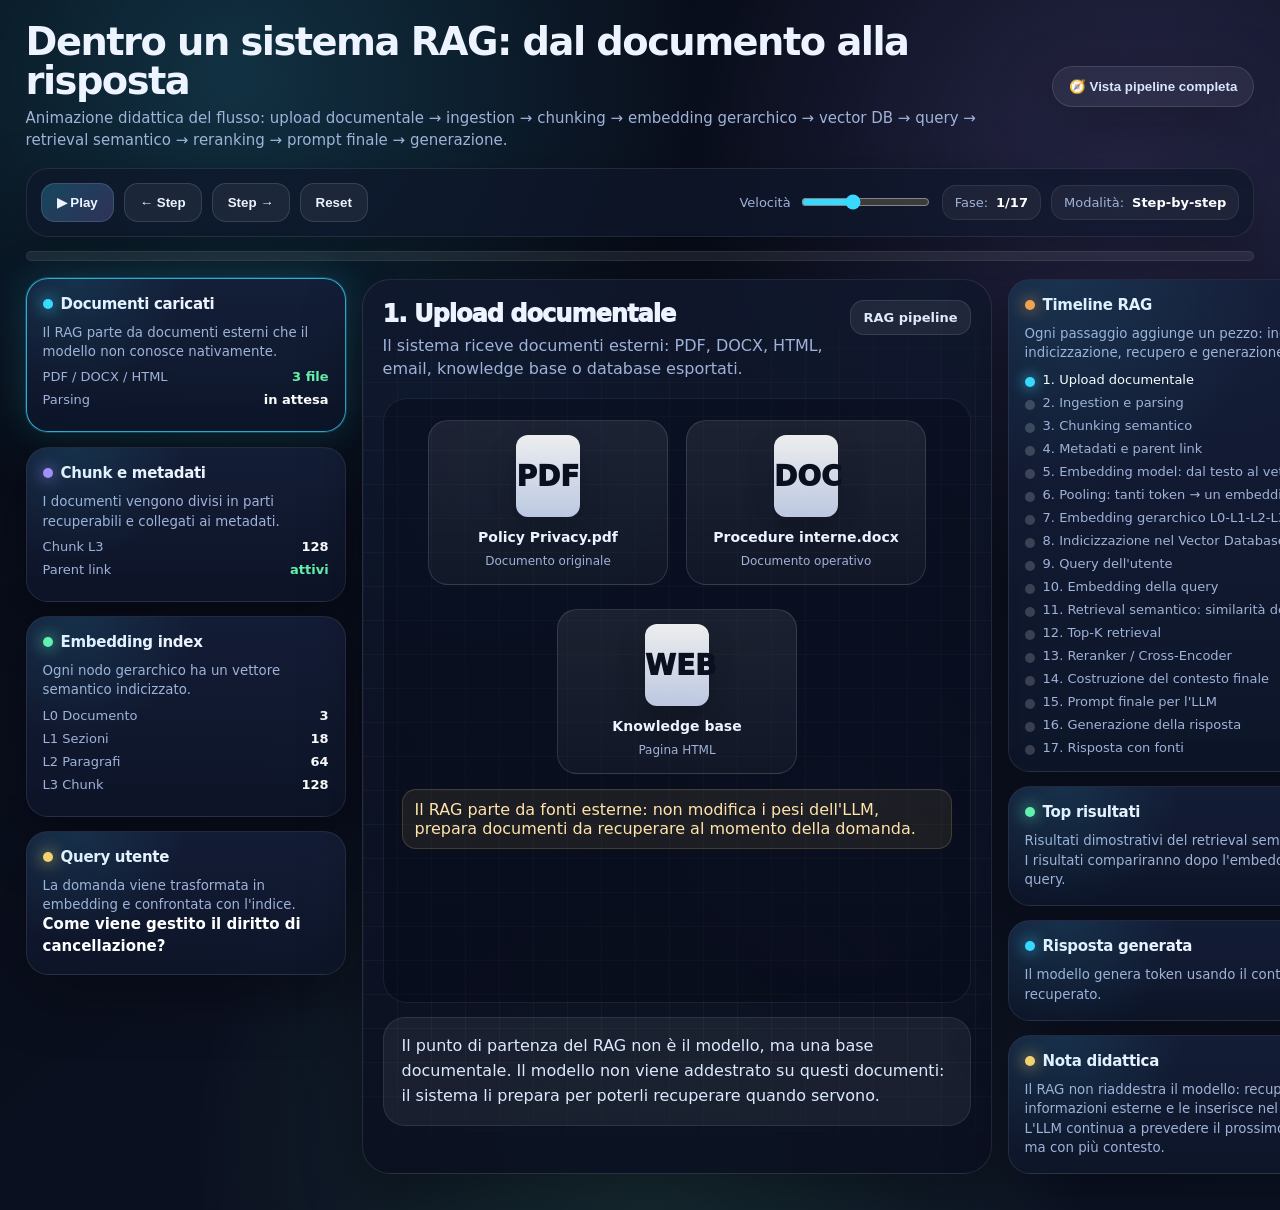
<file: sims/rag.html>
<!DOCTYPE html>
<html lang="it">
<head>
<meta charset="UTF-8" />
<meta name="viewport" content="width=device-width, initial-scale=1.0" />
<title>LLMLab — Dentro un sistema RAG · BespokeAIDA</title>
<style>
:root{
  --bg:#0b1020;
  --panel:#151f3a;
  --panel2:#10182d;
  --text:#edf3ff;
  --muted:#9fb2d8;
  --cyan:#38d9ff;
  --blue:#6ea8ff;
  --purple:#a78bfa;
  --green:#64f4ac;
  --yellow:#ffd166;
  --orange:#ff9f43;
  --red:#ff6b6b;
  --pink:#ff7ad9;
  --white:#ffffff;
  --shadow:0 20px 60px rgba(0,0,0,.35);
  --radius:22px;
}
*{box-sizing:border-box}
body{
  margin:0;
  font-family:Inter, ui-sans-serif, system-ui, -apple-system, Segoe UI, Roboto, Helvetica, Arial;
  background:
    radial-gradient(circle at 18% 6%, rgba(56,217,255,.18), transparent 30%),
    radial-gradient(circle at 88% 14%, rgba(167,139,250,.18), transparent 28%),
    radial-gradient(circle at 50% 95%, rgba(100,244,172,.12), transparent 34%),
    linear-gradient(135deg, #070b16 0%, var(--bg) 50%, #0d1325 100%);
  color:var(--text);
  min-height:100vh;
  overflow-x:hidden;
}
.app{
  width:min(1540px, 96vw);
  margin:0 auto;
  padding:22px 0 36px;
}
.header{
  display:flex;
  align-items:center;
  justify-content:space-between;
  gap:22px;
  margin-bottom:16px;
}
.title h1{
  margin:0;
  font-size:clamp(26px, 3vw, 44px);
  letter-spacing:-.04em;
  line-height:1.02;
}
.title p{
  margin:8px 0 0;
  color:var(--muted);
  font-size:15px;
  line-height:1.45;
}
button{
  border:0;
  border-radius:14px;
  color:var(--text);
  background:linear-gradient(135deg, rgba(56,217,255,.24), rgba(167,139,250,.22));
  border:1px solid rgba(255,255,255,.12);
  padding:11px 15px;
  font-weight:800;
  cursor:pointer;
  transition:.2s ease;
}
button:hover{transform:translateY(-1px);box-shadow:0 8px 28px rgba(56,217,255,.15)}
button.secondary{background:rgba(255,255,255,.06)}
.actionBadge{
  border:1px solid rgba(255,255,255,.12);
  padding:12px 16px;
  border-radius:999px;
  background:rgba(255,255,255,.055);
  backdrop-filter:blur(10px);
  color:#d9e6ff;
  box-shadow:var(--shadow);
  white-space:nowrap;
  display:inline-flex;gap:8px;align-items:center;
}
.controls{
  display:flex;
  flex-wrap:wrap;
  align-items:center;
  justify-content:space-between;
  gap:12px;
  padding:14px;
  background:rgba(15,23,42,.72);
  border:1px solid rgba(255,255,255,.09);
  border-radius:var(--radius);
  box-shadow:var(--shadow);
  margin-bottom:14px;
}
.control-left,.control-right{display:flex;align-items:center;gap:10px;flex-wrap:wrap}
label{color:var(--muted);font-size:13px;display:flex;align-items:center;gap:8px}
input[type="range"]{accent-color:var(--cyan)}
.kv{
  display:flex;gap:8px;align-items:center;
  color:var(--muted);
  font-size:13px;
  padding:9px 12px;
  background:rgba(255,255,255,.05);
  border:1px solid rgba(255,255,255,.08);
  border-radius:14px;
}
.kv strong{color:var(--white)}
.progressWrap{
  width:100%;
  height:10px;
  background:rgba(255,255,255,.08);
  border-radius:999px;
  overflow:hidden;
  margin-bottom:18px;
  border:1px solid rgba(255,255,255,.07);
}
#progressFill{
  height:100%;
  width:0%;
  background:linear-gradient(90deg,var(--cyan),var(--purple),var(--green));
  border-radius:999px;
  transition:width .55s ease;
}
.layout{
  display:grid;
  grid-template-columns:320px minmax(630px, 1fr) 365px;
  gap:16px;
}
@media (max-width:1180px){.layout{grid-template-columns:1fr}}
.panel{
  position:relative;
  background:linear-gradient(180deg, rgba(21,31,58,.88), rgba(14,22,42,.88));
  border:1px solid rgba(255,255,255,.09);
  border-radius:var(--radius);
  padding:16px;
  min-height:96px;
  box-shadow:var(--shadow);
  overflow:hidden;
  transition:.35s ease;
}
.panel + .panel{margin-top:14px}
.panel:before{
  content:"";
  position:absolute;inset:-1px;
  background:radial-gradient(circle at 15% 0%, rgba(56,217,255,.14), transparent 36%);
  pointer-events:none;
  opacity:.75;
}
.panel.active{
  border-color:rgba(56,217,255,.78);
  box-shadow:0 0 0 1px rgba(56,217,255,.2), 0 0 36px rgba(56,217,255,.18), var(--shadow);
  transform:translateY(-1px);
}
.panel h3{margin:0 0 10px;display:flex;align-items:center;gap:8px;font-size:15px;letter-spacing:-.02em}
.panel small{display:block;color:var(--muted);line-height:1.45}
.dot{width:10px;height:10px;border-radius:50%;background:var(--cyan);box-shadow:0 0 16px var(--cyan)}
.dot.purple{background:var(--purple);box-shadow:0 0 16px var(--purple)}
.dot.green{background:var(--green);box-shadow:0 0 16px var(--green)}
.dot.yellow{background:var(--yellow);box-shadow:0 0 16px var(--yellow)}
.dot.orange{background:var(--orange);box-shadow:0 0 16px var(--orange)}
.dot.red{background:var(--red);box-shadow:0 0 16px var(--red)}
.scene{
  min-height:745px;
  border-radius:28px;
  background:
    linear-gradient(180deg, rgba(16,24,45,.88), rgba(11,16,32,.92)),
    radial-gradient(circle at 20% 20%, rgba(56,217,255,.12), transparent 25%),
    radial-gradient(circle at 75% 60%, rgba(167,139,250,.14), transparent 30%);
  border:1px solid rgba(255,255,255,.1);
  box-shadow:var(--shadow);
  position:relative;
  overflow:hidden;
  padding:20px;
}
.scene:after{
  content:"";
  position:absolute;inset:0;
  background-image:
    linear-gradient(rgba(255,255,255,.03) 1px, transparent 1px),
    linear-gradient(90deg, rgba(255,255,255,.03) 1px, transparent 1px);
  background-size:34px 34px;
  mask-image:linear-gradient(to bottom, transparent, black 15%, black 86%, transparent);
  pointer-events:none;
}
.sceneTop{position:relative;z-index:2;display:flex;align-items:flex-start;justify-content:space-between;gap:16px;margin-bottom:18px}
.stageTitle{font-size:24px;font-weight:950;letter-spacing:-.04em;margin:0 0 6px}
.stageSub{color:var(--muted);line-height:1.45;max-width:830px;margin:0}
.cycleBadge{
  padding:9px 12px;
  border-radius:14px;
  background:rgba(255,255,255,.07);
  border:1px solid rgba(255,255,255,.1);
  color:#dfeaff;
  font-weight:800;
  font-size:13px;
  white-space:nowrap;
}
.canvas{
  position:relative;z-index:2;
  min-height:605px;
  border-radius:24px;
  background:rgba(5,9,19,.32);
  border:1px solid rgba(255,255,255,.07);
  overflow:hidden;
  padding:18px;
}
.explain{
  margin-top:14px;
  padding:16px 18px;
  border-radius:22px;
  background:rgba(255,255,255,.06);
  border:1px solid rgba(255,255,255,.09);
  color:#dbe9ff;
  line-height:1.55;
}
.rainbowScan{
  position:absolute;left:-30%;top:0;height:100%;width:28%;
  background:linear-gradient(90deg, transparent, rgba(56,217,255,.16), rgba(167,139,250,.16), transparent);
  animation:scan 2.4s linear infinite;
  pointer-events:none;
}
@keyframes scan{to{left:102%}}
.tokenList{display:flex;flex-wrap:wrap;gap:8px;margin-top:8px}
.token{
  display:inline-flex;align-items:center;justify-content:center;
  min-height:31px;padding:7px 10px;border-radius:12px;
  background:rgba(110,168,255,.12);
  border:1px solid rgba(110,168,255,.25);
  color:#eaf2ff;
  font-weight:800;font-size:13px;
  animation:tokenIn .45s ease both;
}
.token.pred{background:rgba(100,244,172,.14);border-color:rgba(100,244,172,.5);color:#dffff0;box-shadow:0 0 22px rgba(100,244,172,.16)}
.token.focus{background:rgba(255,209,102,.16);border-color:rgba(255,209,102,.55);color:#fff4cf}
@keyframes tokenIn{from{opacity:0;transform:translateY(10px) scale(.96)}to{opacity:1;transform:none}}
.bigFlow{display:flex;align-items:center;justify-content:center;gap:18px;flex-wrap:wrap;min-height:360px}
.flowCard{
  width:160px;min-height:120px;border-radius:20px;
  background:linear-gradient(180deg, rgba(255,255,255,.08), rgba(255,255,255,.035));
  border:1px solid rgba(255,255,255,.12);
  padding:14px;text-align:center;position:relative;overflow:hidden;
  animation:cardIn .55s ease both;
}
.flowCard.large{width:240px;min-height:155px}
.flowCard.wide{width:350px}
.flowCard.xwide{width:min(760px, 100%)}
.flowCard h4{margin:0 0 8px;font-size:14px}
.flowCard p{margin:0;color:var(--muted);font-size:12px;line-height:1.45}
.arrow{
  width:48px;height:2px;background:linear-gradient(90deg,var(--cyan),var(--purple));
  position:relative;box-shadow:0 0 15px rgba(56,217,255,.35);
}
.arrow:after{
  content:"";position:absolute;right:-2px;top:-5px;
  border-left:10px solid var(--purple);border-top:6px solid transparent;border-bottom:6px solid transparent;
}
@keyframes cardIn{from{opacity:0;transform:translateY(14px) scale(.96)}to{opacity:1;transform:none}}
.formula{
  font-family:ui-monospace,SFMono-Regular,Menlo,Monaco,Consolas,"Liberation Mono",monospace;
  color:#dcf7ff;background:rgba(0,0,0,.28);
  border:1px solid rgba(255,255,255,.08);
  border-radius:14px;padding:12px 14px;display:inline-block;
}
.warn{
  color:#ffe3aa;background:rgba(255,209,102,.08);
  border:1px solid rgba(255,209,102,.18);
  padding:10px 12px;border-radius:14px;margin-top:12px;
}
.contextText{font-size:18px;line-height:1.45;font-weight:800;color:#fff}
.generated{display:inline-block;margin-left:4px;color:var(--green);text-shadow:0 0 18px rgba(100,244,172,.4)}
.docCard{
  padding:14px;border-radius:18px;
  background:rgba(255,255,255,.06);
  border:1px solid rgba(255,255,255,.1);
  text-align:left;
}
.docIcon{
  width:64px;height:82px;margin:0 auto 12px;border-radius:12px;
  background:linear-gradient(180deg, rgba(255,255,255,.92), rgba(215,229,255,.86));
  color:#0b1020;display:grid;place-items:center;font-size:28px;font-weight:950;
  box-shadow:0 14px 30px rgba(0,0,0,.20);
}
.chunkGrid{display:grid;grid-template-columns:repeat(3, minmax(150px,1fr));gap:12px;margin-top:14px}
@media (max-width:780px){.chunkGrid{grid-template-columns:1fr}}
.chunk{
  border-radius:18px;padding:14px;
  background:rgba(100,244,172,.07);
  border:1px solid rgba(100,244,172,.20);
  text-align:left;min-height:130px;
}
.chunk h4{margin:0 0 8px;color:#eafff3}
.chunk p{margin:0;color:var(--muted);font-size:12px;line-height:1.45}
.vectorBars{display:flex;gap:5px;align-items:end;height:88px;justify-content:center}
.bar{width:10px;border-radius:8px 8px 3px 3px;background:linear-gradient(180deg,var(--cyan),var(--blue));animation:barDance .85s ease-in-out infinite alternate}
.bar:nth-child(2n){background:linear-gradient(180deg,var(--purple),var(--pink));animation-delay:.12s}
.bar:nth-child(3n){background:linear-gradient(180deg,var(--green),var(--cyan));animation-delay:.25s}
@keyframes barDance{from{transform:scaleY(.85);filter:brightness(.85)}to{transform:scaleY(1.05);filter:brightness(1.2)}}
.miniMatrix{display:grid;grid-template-columns:repeat(8,1fr);gap:3px;margin-top:10px}
.cell{height:13px;border-radius:4px;background:rgba(110,168,255,.12)}
.cell.hot{background:linear-gradient(135deg,var(--cyan),var(--purple));box-shadow:0 0 12px rgba(56,217,255,.25);animation:pulse .9s ease-in-out infinite alternate}
@keyframes pulse{from{opacity:.58}to{opacity:1}}
.hierarchy{
  display:grid;grid-template-columns:1.1fr 1fr;gap:16px;align-items:stretch;margin-top:10px;
}
@media (max-width:900px){.hierarchy{grid-template-columns:1fr}}
.tree{
  padding:16px;border-radius:20px;background:rgba(255,255,255,.055);border:1px solid rgba(255,255,255,.10);
}
.treeNode{display:flex;align-items:center;gap:10px;margin:10px 0;color:#e8f1ff}
.indent1{padding-left:24px}.indent2{padding-left:48px}.indent3{padding-left:72px}
.square{width:18px;height:18px;border-radius:5px;background:var(--cyan);box-shadow:0 0 14px rgba(56,217,255,.4)}
.square.l0{background:var(--purple)}.square.l1{background:var(--blue)}.square.l2{background:var(--green)}.square.l3{background:var(--orange)}
.levelTable{
  width:100%;border-collapse:collapse;font-size:13px;color:#dce8ff;
}
.levelTable td,.levelTable th{border-bottom:1px solid rgba(255,255,255,.08);padding:9px 8px;text-align:left}
.levelTable th{color:#fff;background:rgba(255,255,255,.055)}
.levelPill{display:inline-flex;border-radius:999px;padding:5px 8px;font-weight:950;color:#08101b}
.l0pill{background:var(--purple)}.l1pill{background:var(--blue)}.l2pill{background:var(--green)}.l3pill{background:var(--orange)}
.searchPlot{
  display:grid;grid-template-columns:1.1fr .9fr;gap:16px;margin-top:10px;align-items:stretch;
}
@media (max-width:900px){.searchPlot{grid-template-columns:1fr}}
.plotBox,.scoreBox{
  min-height:360px;border-radius:22px;background:rgba(255,255,255,.045);border:1px solid rgba(255,255,255,.09);padding:16px;
}
.plotBox svg{width:100%;height:310px}
.axis{stroke:rgba(255,255,255,.28);stroke-width:1.5}
.vec{stroke-width:4;stroke-linecap:round;filter:drop-shadow(0 0 7px rgba(56,217,255,.3))}
.vec.q{stroke:var(--purple)}
.vec.good{stroke:var(--green)}
.vec.mid{stroke:var(--yellow)}
.vec.bad{stroke:var(--red)}
.angleArc{fill:none;stroke:rgba(255,209,102,.75);stroke-width:3;stroke-dasharray:5 5}
.scoreRow{
  display:grid;grid-template-columns:95px 1fr 66px;gap:9px;align-items:center;margin:10px 0;font-size:13px
}
.scoreLabel{font-weight:950;color:#eaf2ff}
.scoreTrack{height:26px;border-radius:999px;background:rgba(255,255,255,.07);border:1px solid rgba(255,255,255,.08);overflow:hidden}
.scoreFill{height:100%;border-radius:999px;background:linear-gradient(90deg,var(--green),var(--cyan));transition:width .85s ease}
.scoreVal{text-align:right;color:#dce8ff;font-weight:900}
.rerankGrid{display:grid;grid-template-columns:1fr 1fr;gap:16px;margin-top:12px}
@media (max-width:900px){.rerankGrid{grid-template-columns:1fr}}
.rankList{display:grid;gap:10px}
.rankItem{
  display:grid;grid-template-columns:36px 1fr 60px;gap:8px;align-items:center;
  padding:11px;border-radius:15px;background:rgba(255,255,255,.055);border:1px solid rgba(255,255,255,.09)
}
.rankNum{width:30px;height:30px;border-radius:10px;background:rgba(56,217,255,.18);display:grid;place-items:center;font-weight:950;color:#dcf7ff}
.rankScore{font-weight:950;color:var(--green);text-align:right}
.promptBox{
  border-radius:20px;background:rgba(255,255,255,.92);color:#10182d;border:1px solid rgba(255,255,255,.5);
  padding:18px;line-height:1.42;font-family:ui-monospace,SFMono-Regular,Menlo,Monaco,Consolas,monospace;font-size:13px;text-align:left;
}
.promptBox strong{color:#07111f}
.timeline{display:grid;gap:8px;margin-top:10px}
.tlineItem{display:flex;gap:8px;align-items:flex-start;color:var(--muted);font-size:13px}
.tlineItem.active{color:#fff}
.tlineDot{min-width:10px;width:10px;height:10px;border-radius:50%;background:rgba(255,255,255,.18);margin-top:5px}
.tlineItem.active .tlineDot{background:var(--cyan);box-shadow:0 0 14px var(--cyan)}
.idTable{width:100%;border-collapse:collapse;font-size:12px;color:#dce8ff}
.idTable td{border-bottom:1px solid rgba(255,255,255,.07);padding:6px 4px}
.idTable td:last-child{text-align:right;color:var(--cyan);font-weight:900}
.stateMetric{display:grid;grid-template-columns:1fr auto;gap:8px;margin:8px 0;color:var(--muted);font-size:13px}
.stateMetric strong{color:#fff}
.stateMetric .ok{color:var(--green)}
.stateMetric .warnv{color:var(--yellow)}
.resultCard{
  border-radius:18px;padding:14px;margin-top:10px;
  background:rgba(100,244,172,.08);
  border:1px solid rgba(100,244,172,.22);
  color:#eafff3;line-height:1.45;
}
.caption{color:var(--muted);font-size:12px;line-height:1.45;margin-top:8px}

/* Overlay pipeline completa */
.pipelineOverlay{
  position:fixed;inset:0;z-index:999;
  background:rgba(3,7,18,.78);backdrop-filter:blur(14px);
  display:none;padding:22px;overflow:auto;
}
.pipelineOverlay.open{display:block}
.pipelineShell{
  width:min(1500px,98vw);margin:0 auto;
  min-height:calc(100vh - 44px);
  border-radius:30px;
  background:
    radial-gradient(circle at 18% 8%, rgba(56,217,255,.18), transparent 30%),
    radial-gradient(circle at 85% 18%, rgba(167,139,250,.18), transparent 28%),
    linear-gradient(180deg, rgba(14,22,42,.98), rgba(7,11,22,.98));
  border:1px solid rgba(255,255,255,.11);
  box-shadow:0 30px 90px rgba(0,0,0,.58);
  padding:20px;
}
.pipelineTop{display:flex;align-items:flex-start;justify-content:space-between;gap:16px;margin-bottom:12px}
.pipelineTop h2{margin:0;font-size:clamp(24px,3vw,40px);letter-spacing:-.04em}
.pipelineTop p{margin:6px 0 0;color:var(--muted);line-height:1.45}
.closePipeline{width:46px;height:46px;border-radius:16px;font-size:18px;background:rgba(255,255,255,.07)}
.pipelineControls{
  display:flex;align-items:center;justify-content:space-between;gap:12px;flex-wrap:wrap;
  padding:12px;border-radius:20px;background:rgba(255,255,255,.055);border:1px solid rgba(255,255,255,.08);margin-bottom:14px;
}
.pipelineControls .left,.pipelineControls .right{display:flex;gap:10px;align-items:center;flex-wrap:wrap}
.pipelineProgress{height:10px;border-radius:999px;overflow:hidden;background:rgba(255,255,255,.08);border:1px solid rgba(255,255,255,.08);margin-bottom:16px}
#pipelineProgressFill{height:100%;width:0%;border-radius:999px;background:linear-gradient(90deg,var(--green),var(--cyan),var(--purple));transition:width .35s ease}
.pipelineStageCard{display:grid;grid-template-columns:minmax(270px,400px) 1fr;gap:16px}
@media (max-width:1000px){.pipelineStageCard{grid-template-columns:1fr}}
.pipelineInfo{
  border-radius:24px;padding:18px;background:rgba(255,255,255,.055);border:1px solid rgba(255,255,255,.09)
}
.pipelineInfo h3{margin:0 0 8px;font-size:22px}
.pipelineInfo p{color:var(--muted);line-height:1.5}
.pipelineCanvasBox{
  position:relative;min-height:675px;border-radius:24px;
  background:
    radial-gradient(circle at 20% 20%, rgba(56,217,255,.12), transparent 30%),
    radial-gradient(circle at 70% 60%, rgba(167,139,250,.12), transparent 32%),
    rgba(5,9,19,.35);
  border:1px solid rgba(255,255,255,.08);overflow:hidden;
}
.pipelineCanvasBox:after{
  content:"";position:absolute;inset:0;
  background-image:
    linear-gradient(rgba(255,255,255,.028) 1px, transparent 1px),
    linear-gradient(90deg, rgba(255,255,255,.028) 1px, transparent 1px);
  background-size:32px 32px;pointer-events:none
}
#pipelineSvg{position:relative;z-index:2;width:100%;height:675px;display:block}
.pipeRect{fill:rgba(255,255,255,.055);stroke:rgba(255,255,255,.12);stroke-width:1.2}
.pipeRect.done{fill:rgba(110,168,255,.16);stroke:rgba(110,168,255,.42)}
.pipeRect.active{fill:rgba(100,244,172,.13);stroke:rgba(100,244,172,.8);stroke-width:2;filter:drop-shadow(0 0 12px rgba(100,244,172,.45))}
.pipeText{fill:#eaf2ff;font-size:14px;font-weight:900}
.pipeTiny{fill:#9fb2d8;font-size:11px;font-weight:650}
.pipeLink{stroke:rgba(159,178,216,.26);stroke-width:2;fill:none;marker-end:url(#arrowHead)}
.pipeLink.done{stroke:rgba(110,168,255,.45)}
.pipeLink.active{stroke:rgba(56,217,255,.95);stroke-dasharray:8 8;animation:dashFlow .75s linear infinite;filter:drop-shadow(0 0 9px rgba(56,217,255,.48))}
@keyframes dashFlow{to{stroke-dashoffset:-32}}
.pipeData{
  fill:rgba(56,217,255,.18);
  stroke:rgba(56,217,255,.72);
  stroke-width:1.4;
}
.pipeData.active{fill:rgba(100,244,172,.35);stroke:rgba(100,244,172,1);filter:drop-shadow(0 0 12px rgba(100,244,172,.68));animation:pipePulse .65s ease-in-out infinite alternate}
@keyframes pipePulse{from{opacity:.65}to{opacity:1}}
.pipeLegend{display:flex;flex-wrap:wrap;gap:10px;margin-top:14px;color:var(--muted);font-size:12px}
.legendPill{display:inline-flex;gap:8px;align-items:center;padding:8px 10px;border-radius:999px;background:rgba(255,255,255,.06);border:1px solid rgba(255,255,255,.08)}
.legendDot{width:10px;height:10px;border-radius:50%;background:var(--cyan)}
.legendDot.active{background:var(--green);box-shadow:0 0 12px var(--green)}
.legendDot.done{background:var(--blue)}
</style>
</head>
<body>
<div class="app">
  <div class="header">
    <div class="title">
      <h1>Dentro un sistema RAG: dal documento alla risposta</h1>
      <p>Animazione didattica del flusso: upload documentale → ingestion → chunking → embedding gerarchico → vector DB → query → retrieval semantico → reranking → prompt finale → generazione.</p>
    </div>
    <button id="openPipelineBtn" class="actionBadge" type="button">🧭 Vista pipeline completa</button>
  </div>

  <div class="controls">
    <div class="control-left">
      <button id="playBtn">▶ Play</button>
      <button id="prevBtn" class="secondary">← Step</button>
      <button id="nextBtn" class="secondary">Step →</button>
      <button id="resetBtn" class="secondary">Reset</button>
    </div>
    <div class="control-right">
      <label>Velocità <input id="speed" type="range" min="700" max="4500" step="100" value="2200"></label>
      <div class="kv">Fase: <strong id="stageNum">1</strong></div>
      <div class="kv">Modalità: <strong>Step-by-step</strong></div>
    </div>
  </div>
  <div class="progressWrap"><div id="progressFill"></div></div>

  <div class="layout">
    <aside>
      <div id="docPanel" class="panel">
        <h3><span class="dot"></span>Documenti caricati</h3>
        <small>Il RAG parte da documenti esterni che il modello non conosce nativamente.</small>
        <div class="stateMetric"><span>PDF / DOCX / HTML</span><strong class="ok">3 file</strong></div>
        <div class="stateMetric"><span>Parsing</span><strong id="parseState">in attesa</strong></div>
      </div>

      <div id="chunkPanel" class="panel">
        <h3><span class="dot purple"></span>Chunk e metadati</h3>
        <small>I documenti vengono divisi in parti recuperabili e collegati ai metadati.</small>
        <div class="stateMetric"><span>Chunk L3</span><strong>128</strong></div>
        <div class="stateMetric"><span>Parent link</span><strong class="ok">attivi</strong></div>
      </div>

      <div id="embedPanel" class="panel">
        <h3><span class="dot green"></span>Embedding index</h3>
        <small>Ogni nodo gerarchico ha un vettore semantico indicizzato.</small>
        <div class="stateMetric"><span>L0 Documento</span><strong>3</strong></div>
        <div class="stateMetric"><span>L1 Sezioni</span><strong>18</strong></div>
        <div class="stateMetric"><span>L2 Paragrafi</span><strong>64</strong></div>
        <div class="stateMetric"><span>L3 Chunk</span><strong>128</strong></div>
      </div>

      <div id="queryPanel" class="panel">
        <h3><span class="dot yellow"></span>Query utente</h3>
        <small>La domanda viene trasformata in embedding e confrontata con l'indice.</small>
        <div class="contextText" style="font-size:15px">Come viene gestito il diritto di cancellazione?</div>
      </div>
    </aside>

    <main class="scene">
      <div class="sceneTop">
        <div>
          <h2 id="stageTitle" class="stageTitle"></h2>
          <p id="stageSub" class="stageSub"></p>
        </div>
        <div id="modeBadge" class="cycleBadge">RAG pipeline</div>
      </div>
      <div id="canvas" class="canvas"></div>
      <div id="explain" class="explain"></div>
    </main>

    <aside>
      <div id="timelinePanel" class="panel">
        <h3><span class="dot orange"></span>Timeline RAG</h3>
        <small>Ogni passaggio aggiunge un pezzo: ingestione, indicizzazione, recupero e generazione.</small>
        <div class="timeline" id="stageTimeline"></div>
      </div>

      <div id="retrievalPanel" class="panel">
        <h3><span class="dot green"></span>Top risultati</h3>
        <small>Risultati dimostrativi del retrieval semantico.</small>
        <div id="smallResults"></div>
      </div>

      <div id="answerPanel" class="panel">
        <h3><span class="dot"></span>Risposta generata</h3>
        <small>Il modello genera token usando il contesto recuperato.</small>
        <div id="answerBox" class="resultCard" style="display:none"></div>
      </div>

      <div class="panel">
        <h3><span class="dot yellow"></span>Nota didattica</h3>
        <small>Il RAG non riaddestra il modello: recupera informazioni esterne e le inserisce nel prompt. L'LLM continua a prevedere il prossimo token, ma con più contesto.</small>
      </div>
    </aside>
  </div>
</div>

<div id="pipelineOverlay" class="pipelineOverlay" aria-hidden="true">
  <div class="pipelineShell">
    <div class="pipelineTop">
      <div>
        <h2>Vista pipeline completa: tutti i flussi principali del RAG</h2>
        <p>Questa vista mostra il percorso end-to-end: documento → indice vettoriale → domanda → retrieval → reranker → prompt → LLM → risposta.</p>
      </div>
      <button id="closePipelineBtn" class="closePipeline" type="button">✕</button>
    </div>

    <div class="pipelineControls">
      <div class="left">
        <button id="pipePlayBtn" type="button">▶ Avvia</button>
        <button id="pipePrevBtn" class="secondary" type="button">← Step</button>
        <button id="pipeNextBtn" class="secondary" type="button">Step →</button>
        <button id="pipeResetBtn" class="secondary" type="button">Reset</button>
      </div>
      <div class="right">
        <label>Velocità scena <input id="pipeSpeed" type="range" min="350" max="2600" step="50" value="1050"></label>
        <div class="kv">Fase pipeline: <strong id="pipeStepLabel">1</strong></div>
      </div>
    </div>

    <div class="pipelineProgress"><div id="pipelineProgressFill"></div></div>

    <div class="pipelineStageCard">
      <div class="pipelineInfo">
        <h3 id="pipePhaseTitle">Upload documentale</h3>
        <p id="pipePhaseDesc">I documenti entrano nel sistema.</p>
        <div class="genContextBox" style="margin-top:14px;padding:14px;border-radius:18px;background:rgba(0,0,0,.22);border:1px solid rgba(255,255,255,.08)">
          <div style="color:var(--muted);font-size:12px;font-weight:950;text-transform:uppercase;letter-spacing:.05em;margin-bottom:8px">Oggetto in movimento</div>
          <div id="pipeObject" class="contextText">Documento GDPR.pdf</div>
        </div>
        <div class="pipeLegend">
          <span class="legendPill"><span class="legendDot done"></span>già attraversato</span>
          <span class="legendPill"><span class="legendDot active"></span>fase attiva</span>
          <span class="legendPill"><span class="legendDot"></span>fase successiva</span>
        </div>
      </div>

      <div class="pipelineCanvasBox">
        <svg id="pipelineSvg" viewBox="0 0 1180 675" preserveAspectRatio="xMidYMid meet"></svg>
      </div>
    </div>
  </div>
</div>

<script>
const $ = (id)=>document.getElementById(id);

const stages = [
  {
    id:"upload",
    title:"1. Upload documentale",
    sub:"Il sistema riceve documenti esterni: PDF, DOCX, HTML, email, knowledge base o database esportati.",
    active:["docPanel"],
    explain:"Il punto di partenza del RAG non è il modello, ma una base documentale. Il modello non viene addestrato su questi documenti: il sistema li prepara per poterli recuperare quando servono."
  },
  {
    id:"ingestion",
    title:"2. Ingestion e parsing",
    sub:"Il contenuto viene estratto, pulito e trasformato in testo utilizzabile.",
    active:["docPanel"],
    explain:"L'ingestion comprende parsing, estrazione del testo, rimozione di boilerplate, normalizzazione, gestione di tabelle e, se necessario, OCR. L'obiettivo è ottenere testo affidabile prima della fase di indicizzazione."
  },
  {
    id:"chunking",
    title:"3. Chunking semantico",
    sub:"Il testo viene diviso in unità recuperabili: sezioni, paragrafi, chunk.",
    active:["chunkPanel"],
    explain:"Un documento intero è troppo grande e generico per essere recuperato bene. I chunk sono porzioni abbastanza piccole da essere precise, ma abbastanza grandi da mantenere contesto."
  },
  {
    id:"metadata",
    title:"4. Metadati e parent link",
    sub:"Ogni chunk viene collegato al documento, alla sezione, alla pagina e alla posizione originale.",
    active:["chunkPanel"],
    explain:"I metadati sono essenziali: permettono di citare la fonte, filtrare i risultati, risalire al documento originale e ricostruire il contesto intorno al chunk recuperato."
  },
  {
    id:"embeddingModel",
    title:"5. Embedding model: dal testo al vettore",
    sub:"Un modello encoder trasforma un testo in un unico vettore semantico.",
    active:["embedPanel"],
    explain:"L'embedding model tokenizza il testo, lo fa passare in un Transformer encoder e poi comprime gli stati finali dei token in un solo vettore tramite pooling."
  },
  {
    id:"pooling",
    title:"6. Pooling: tanti token → un embedding",
    sub:"Gli embedding contestualizzati dei token vengono aggregati in un singolo vettore.",
    active:["embedPanel"],
    explain:"Le tecniche tipiche sono CLS pooling, mean pooling o weighted pooling. Il risultato è un vettore che rappresenta il significato complessivo del testo."
  },
  {
    id:"hierarchy",
    title:"7. Embedding gerarchico L0-L1-L2-L3",
    sub:"Il sistema crea embedding a più livelli: documento, capitolo, paragrafo, chunk.",
    active:["embedPanel","chunkPanel"],
    explain:"La gerarchia consente ricerca grossolana e fine: L0 trova il documento rilevante, L1 la sezione, L2 il paragrafo, L3 il chunk specifico da passare al modello."
  },
  {
    id:"vectorDb",
    title:"8. Indicizzazione nel Vector Database",
    sub:"Gli embedding vengono memorizzati in un indice vettoriale ricercabile.",
    active:["embedPanel"],
    explain:"Il Vector DB conserva vettore, testo, metadati e collegamenti gerarchici. La ricerca successiva non confronta testo con testo, ma vettore con vettore."
  },
  {
    id:"query",
    title:"9. Query dell'utente",
    sub:"L'utente pone una domanda in linguaggio naturale.",
    active:["queryPanel"],
    explain:"La domanda non viene subito inviata al modello generativo. Prima viene trasformata in embedding e usata per recuperare i contenuti più vicini."
  },
  {
    id:"queryEmbedding",
    title:"10. Embedding della query",
    sub:"La domanda attraversa lo stesso embedding model e diventa un vettore.",
    active:["queryPanel","embedPanel"],
    explain:"Domanda e documenti devono trovarsi nello stesso spazio vettoriale. Solo così è possibile misurare la loro vicinanza semantica."
  },
  {
    id:"cosine",
    title:"11. Retrieval semantico: similarità del coseno",
    sub:"Il vettore della query viene confrontato con gli embedding indicizzati.",
    active:["retrievalPanel","embedPanel"],
    explain:"La similarità del coseno misura l'angolo tra due vettori. Se puntano nella stessa direzione, sono semanticamente simili; se sono distanti, il contenuto è meno rilevante."
  },
  {
    id:"topk",
    title:"12. Top-K retrieval",
    sub:"Il sistema seleziona i chunk con punteggio semantico più alto.",
    active:["retrievalPanel"],
    explain:"Il retrieval è veloce e ampio: serve a ridurre migliaia o milioni di chunk a una lista breve di candidati plausibili."
  },
  {
    id:"reranker",
    title:"13. Reranker / Cross-Encoder",
    sub:"Il reranker legge coppie Query + Chunk e ricalcola la rilevanza.",
    active:["retrievalPanel"],
    explain:"Il retriever confronta vettori separati. Il reranker legge insieme domanda e chunk, quindi può capire meglio se il testo risponde davvero alla domanda."
  },
  {
    id:"context",
    title:"14. Costruzione del contesto finale",
    sub:"I chunk migliori vengono ordinati, deduplicati e inseriti nel prompt.",
    active:["retrievalPanel"],
    explain:"Il context builder prepara il materiale per l'LLM: include istruzioni, domanda, chunk selezionati, fonti, metadati e vincoli di risposta."
  },
  {
    id:"prompt",
    title:"15. Prompt finale per l'LLM",
    sub:"Il modello generativo riceve domanda + contesto recuperato.",
    active:["answerPanel"],
    explain:"Dal punto di vista dell'LLM, i documenti recuperati sono semplicemente token aggiunti al contesto. Il modello non viene aggiornato: legge il contesto e continua la sequenza."
  },
  {
    id:"generation",
    title:"16. Generazione della risposta",
    sub:"L'LLM genera la risposta token dopo token usando il contesto RAG.",
    active:["answerPanel"],
    explain:"La generazione funziona come in un LLM standard: Transformer → logits → softmax → prossimo token. La differenza è che ora il contesto contiene anche i chunk recuperati."
  },
  {
    id:"answer",
    title:"17. Risposta con fonti",
    sub:"Il sistema restituisce una risposta e, se previsto, i riferimenti ai documenti usati.",
    active:["answerPanel"],
    explain:"La risposta finale può includere citazioni, link ai chunk, pagina, sezione o documento di origine. Questo rende il risultato più verificabile."
  }
];

const retrievalResults = [
  {chunk:"Chunk 18", title:"Diritto di cancellazione", sim:.89, dist:.11, rerank:.97},
  {chunk:"Chunk 52", title:"Gestione richieste interessati", sim:.82, dist:.18, rerank:.89},
  {chunk:"Chunk 9", title:"Base giuridica trattamento", sim:.76, dist:.24, rerank:.93},
  {chunk:"Chunk 101", title:"Backup e log", sim:.31, dist:.69, rerank:.21}
];

let step = 0;
let playing = false;
let timer = null;

function escapeHtml(s){
  return String(s).replaceAll("&","&amp;").replaceAll("<","&lt;").replaceAll(">","&gt;");
}
function current(){ return {stage:stages[step], stageIdx:step}; }
function wrapCanvas(html){ return `<div class="rainbowScan"></div>${html}`; }
function vectorBars(n=18){
  const vals = [42,68,34,82,56,73,28,61,91,47,78,52,64,36,88,55,69,31,83,40];
  return `<div class="vectorBars">${vals.slice(0,n).map((h,i)=>`<span class="bar" style="height:${h}px;animation-delay:${i*35}ms"></span>`).join("")}</div>`;
}
function miniMatrix(n=96){
  return `<div class="miniMatrix">${Array.from({length:n},(_,i)=>`<span class="cell ${(i%9===0 || i%17===0 || i%23===0)?'hot':''}"></span>`).join("")}</div>`;
}
function renderSide(){
  const {stage, stageIdx} = current();
  document.querySelectorAll(".panel").forEach(p=>p.classList.remove("active"));
  stage.active.forEach(id=>$(id)?.classList.add("active"));
  $("stageNum").textContent = `${stageIdx+1}/${stages.length}`;
  $("progressFill").style.width = `${(step/(stages.length-1))*100}%`;
  $("parseState").textContent = step >= 1 ? "completato" : "in attesa";
  $("parseState").className = step >= 1 ? "ok" : "";
  renderTimeline(stageIdx);
  renderSmallResults(stage.id);
  if(stage.id === "answer"){
    $("answerBox").style.display = "block";
    $("answerBox").innerHTML = "Il diritto di cancellazione viene gestito tramite una procedura dedicata: ricezione della richiesta, verifica dell'identità, valutazione dei presupposti e riscontro all'interessato nei termini previsti. <br><br><strong>Fonti:</strong> Chunk 18, Chunk 9.";
  }else{
    $("answerBox").style.display = "none";
  }
}
function renderTimeline(activeIdx){
  $("stageTimeline").innerHTML = stages.map((s,i)=>`
    <div class="tlineItem ${i===activeIdx?'active':''}">
      <span class="tlineDot"></span>
      <span>${i+1}. ${s.title.replace(/^\d+\.\s*/,'')}</span>
    </div>`).join("");
}
function renderSmallResults(stageId){
  const visible = ["cosine","topk","reranker","context","prompt","generation","answer"].includes(stageId);
  if(!visible){
    $("smallResults").innerHTML = `<small style="color:var(--muted)">I risultati compariranno dopo l'embedding della query.</small>`;
    return;
  }
  const useRerank = ["reranker","context","prompt","generation","answer"].includes(stageId);
  const sorted = [...retrievalResults].sort((a,b)=> (useRerank ? b.rerank-a.rerank : b.sim-a.sim));
  $("smallResults").innerHTML = sorted.slice(0,4).map((r,i)=>`
    <div class="scoreRow" style="grid-template-columns:70px 1fr 48px;margin:8px 0">
      <div class="scoreLabel">${r.chunk}</div>
      <div class="scoreTrack"><div class="scoreFill" style="width:${(useRerank ? r.rerank : r.sim)*100}%"></div></div>
      <div class="scoreVal">${(useRerank ? r.rerank : r.sim).toFixed(2)}</div>
    </div>`).join("");
}
function renderCanvas(){
  const {stage} = current();
  $("stageTitle").textContent = stage.title;
  $("stageSub").textContent = stage.sub;
  $("explain").innerHTML = stage.explain;
  let html = "";
  switch(stage.id){
    case "upload":
      html = wrapCanvas(`
        <div class="bigFlow">
          <div class="flowCard large">
            <div class="docIcon">PDF</div>
            <h4>Policy Privacy.pdf</h4>
            <p>Documento originale</p>
          </div>
          <div class="flowCard large">
            <div class="docIcon">DOC</div>
            <h4>Procedure interne.docx</h4>
            <p>Documento operativo</p>
          </div>
          <div class="flowCard large">
            <div class="docIcon">WEB</div>
            <h4>Knowledge base</h4>
            <p>Pagina HTML</p>
          </div>
        </div>
        <div class="warn">Il RAG parte da fonti esterne: non modifica i pesi dell'LLM, prepara documenti da recuperare al momento della domanda.</div>`);
      break;
    case "ingestion":
      html = wrapCanvas(`
        <div class="bigFlow">
          <div class="flowCard large"><h4>Documento grezzo</h4><p>PDF, DOCX, HTML, tabelle, immagini</p></div>
          <div class="arrow"></div>
          <div class="flowCard large"><h4>Parsing</h4><p>estrazione testo, tabelle, metadati</p></div>
          <div class="arrow"></div>
          <div class="flowCard large"><h4>Testo pulito</h4><p>contenuto normalizzato, pronto per il chunking</p></div>
        </div>
        <div class="promptBox">
          <strong>Testo estratto:</strong><br>
          Il diritto di cancellazione consente all'interessato di ottenere la rimozione dei propri dati personali in determinate condizioni previste dal GDPR...
        </div>`);
      break;
    case "chunking":
      html = wrapCanvas(`
        <h3 style="margin-top:0">Dal documento ai chunk recuperabili</h3>
        <div class="chunkGrid">
          <div class="chunk"><h4>Chunk 18</h4><p>Il diritto di cancellazione consente all'interessato di ottenere la rimozione dei propri dati personali...</p></div>
          <div class="chunk"><h4>Chunk 19</h4><p>La richiesta viene presa in carico dal referente privacy e tracciata nel registro delle richieste...</p></div>
          <div class="chunk"><h4>Chunk 20</h4><p>Il riscontro all'interessato deve essere fornito entro i termini previsti dalla normativa applicabile...</p></div>
        </div>
        <div class="warn">Il chunking efficace è semantico: evita di spezzare una frase importante a metà e mantiene abbastanza contesto per rispondere.</div>`);
      break;
    case "metadata":
      html = wrapCanvas(`
        <div class="bigFlow">
          <div class="flowCard large wide">
            <h4>Chunk</h4>
            <p>"Il diritto di cancellazione consente..."</p>
          </div>
          <div class="arrow"></div>
          <div class="flowCard large wide">
            <h4>Metadati</h4>
            <table class="idTable">
              <tr><td>document_id</td><td>policy_01</td></tr>
              <tr><td>pagina</td><td>12</td></tr>
              <tr><td>sezione</td><td>Diritti interessati</td></tr>
              <tr><td>parent</td><td>L2_par_3.2</td></tr>
            </table>
          </div>
        </div>
        <div class="warn">I metadati permettono citazioni, filtri, sicurezza, tracciabilità e risalita gerarchica al documento originale.</div>`);
      break;
    case "embeddingModel":
      html = wrapCanvas(`
        <div class="bigFlow">
          <div class="flowCard large wide">
            <h4>Testo chunk</h4>
            <p>Il diritto di cancellazione consente...</p>
          </div>
          <div class="arrow"></div>
          <div class="flowCard large">
            <h4>Tokenizer</h4>
            <div class="tokenList" style="justify-content:center">
              ${["Il","diritto","cancellazione","dati","GDPR"].map((t,i)=>`<span class="token" style="animation-delay:${i*70}ms">${t}</span>`).join("")}
            </div>
          </div>
          <div class="arrow"></div>
          <div class="flowCard large">
            <h4>Transformer Encoder</h4>
            ${miniMatrix(64)}
          </div>
          <div class="arrow"></div>
          <div class="flowCard large">
            <h4>Embedding</h4>
            ${vectorBars(14)}
          </div>
        </div>
        <div class="warn">Un embedding model non genera parole: produce un vettore che rappresenta il significato del testo.</div>`);
      break;
    case "pooling":
      html = wrapCanvas(`
        <div class="bigFlow">
          <div class="flowCard large wide"><h4>Embedding finali dei token</h4>${miniMatrix(80)}<p>n token × d dimensioni</p></div>
          <div class="arrow"></div>
          <div class="flowCard large"><h4>Pooling</h4><p>CLS / Mean / Weighted</p><p class="formula">mean(T₁...Tₙ)</p></div>
          <div class="arrow"></div>
          <div class="flowCard large"><h4>Un solo vettore</h4>${vectorBars(15)}<p>embedding del chunk</p></div>
        </div>
        <div class="warn">Il pooling comprime molti embedding contestualizzati in una rappresentazione unica del testo.</div>`);
      break;
    case "hierarchy":
      html = wrapCanvas(`
        <div class="hierarchy">
          <div class="tree">
            <h3 style="margin-top:0">Struttura gerarchica</h3>
            <div class="treeNode"><span class="square l0"></span><strong>L0 Documento</strong> · Policy Privacy.pdf</div>
            <div class="treeNode indent1"><span class="square l1"></span><strong>L1 Sezione</strong> · Diritti interessati</div>
            <div class="treeNode indent2"><span class="square l2"></span><strong>L2 Paragrafo</strong> · Cancellazione</div>
            <div class="treeNode indent3"><span class="square l3"></span><strong>L3 Chunk 18</strong> · testo specifico</div>
            <div class="treeNode indent3"><span class="square l3"></span><strong>L3 Chunk 19</strong> · procedura</div>
          </div>
          <div class="tree">
            <h3 style="margin-top:0">Ogni livello ha un embedding</h3>
            <table class="levelTable">
              <tr><th>Livello</th><th>Uso</th><th>Vettore</th></tr>
              <tr><td><span class="levelPill l0pill">L0</span></td><td>routing documento</td><td>${vectorBars(8)}</td></tr>
              <tr><td><span class="levelPill l1pill">L1</span></td><td>sezione</td><td>${vectorBars(8)}</td></tr>
              <tr><td><span class="levelPill l2pill">L2</span></td><td>paragrafo</td><td>${vectorBars(8)}</td></tr>
              <tr><td><span class="levelPill l3pill">L3</span></td><td>chunk preciso</td><td>${vectorBars(8)}</td></tr>
            </table>
          </div>
        </div>
        <div class="warn">La gerarchia evita due errori opposti: recuperare un documento troppo generico o un frammento troppo isolato.</div>`);
      break;
    case "vectorDb":
      html = wrapCanvas(`
        <div class="bigFlow">
          <div class="flowCard large"><h4>Embedding</h4>${vectorBars(14)}</div>
          <div class="arrow"></div>
          <div class="flowCard large wide">
            <h4>Vector Database</h4>
            ${miniMatrix(128)}
            <p style="margin-top:10px">vettore + testo + metadati + parent link</p>
          </div>
          <div class="arrow"></div>
          <div class="flowCard large"><h4>Indice ANN</h4><p>ricerca approssimata veloce tra molti vettori</p></div>
        </div>
        <div class="warn">Il Vector DB non contiene "risposte"; contiene rappresentazioni vettoriali dei pezzi di documento.</div>`);
      break;
    case "query":
      html = wrapCanvas(`
        <div class="bigFlow">
          <div class="flowCard large wide">
            <h4>Domanda utente</h4>
            <div class="contextText">Come viene gestito il diritto di cancellazione?</div>
          </div>
          <div class="arrow"></div>
          <div class="flowCard large">
            <h4>Obiettivo RAG</h4>
            <p>trovare i pezzi documentali più utili prima di generare</p>
          </div>
        </div>
        <div class="warn">Il RAG separa recupero e generazione: prima trova fonti, poi chiede all'LLM di rispondere usando quelle fonti.</div>`);
      break;
    case "queryEmbedding":
      html = wrapCanvas(`
        <div class="bigFlow">
          <div class="flowCard large wide"><h4>Query</h4><p>Come viene gestito il diritto di cancellazione?</p></div>
          <div class="arrow"></div>
          <div class="flowCard large"><h4>Embedding Model</h4>${miniMatrix(64)}</div>
          <div class="arrow"></div>
          <div class="flowCard large"><h4>Eq</h4>${vectorBars(16)}<p>embedding della query</p></div>
        </div>
        <div class="warn">La query e i chunk devono essere nello stesso spazio vettoriale per poter confrontare la similarità.</div>`);
      break;
    case "cosine":
      html = wrapCanvas(`
        <div class="searchPlot">
          <div class="plotBox">
            <h3 style="margin-top:0">Similarità del coseno</h3>
            <svg viewBox="0 0 520 310">
              <line class="axis" x1="55" y1="260" x2="475" y2="260"/>
              <line class="axis" x1="55" y1="260" x2="55" y2="35"/>
              <line class="vec q" x1="55" y1="260" x2="385" y2="105"/>
              <line class="vec good" x1="55" y1="260" x2="410" y2="122"/>
              <line class="vec mid" x1="55" y1="260" x2="335" y2="162"/>
              <line class="vec bad" x1="55" y1="260" x2="180" y2="72"/>
              <path class="angleArc" d="M 120 232 A 72 72 0 0 1 128 206"/>
              <text x="390" y="98" fill="#a78bfa" font-weight="900">Eq</text>
              <text x="413" y="145" fill="#64f4ac" font-weight="900">Chunk 18</text>
              <text x="333" y="184" fill="#ffd166" font-weight="900">Chunk 52</text>
              <text x="182" y="66" fill="#ff6b6b" font-weight="900">Chunk 101</text>
              <text x="105" y="217" fill="#ffd166" font-weight="900">θ piccolo</text>
            </svg>
            <p class="formula">cos(θ) = (A · B) / (||A|| · ||B||)</p>
            <p class="caption">Più l'angolo è piccolo, più la similarità è alta. Spesso si usa distanza = 1 - similarità.</p>
          </div>
          <div class="scoreBox">
            <h3 style="margin-top:0">Confronto Eq vs chunk</h3>
            ${retrievalResults.map(r=>`
              <div class="scoreRow">
                <div class="scoreLabel">${r.chunk}</div>
                <div class="scoreTrack"><div class="scoreFill" style="width:${r.sim*100}%"></div></div>
                <div class="scoreVal">${r.sim.toFixed(2)}</div>
              </div>`).join("")}
            <div class="warn">Esempio: Chunk 18 ha similarità 0.89 e distanza del coseno 0.11.</div>
          </div>
        </div>`);
      break;
    case "topk":
      html = wrapCanvas(`
        <h3 style="margin-top:0">Top-K risultati del retrieval</h3>
        <div class="rankList">
          ${retrievalResults.map((r,i)=>`
            <div class="rankItem">
              <div class="rankNum">${i+1}</div>
              <div><strong>${r.chunk}</strong> · ${r.title}<br><span style="color:var(--muted);font-size:12px">cosine similarity ${(r.sim).toFixed(2)} · distance ${(r.dist).toFixed(2)}</span></div>
              <div class="rankScore">${r.sim.toFixed(2)}</div>
            </div>`).join("")}
        </div>
        <div class="warn">Il retriever è veloce ma non perfetto: trova candidati semanticamente vicini, non necessariamente i migliori per rispondere.</div>`);
      break;
    case "reranker":
      const reranked = [...retrievalResults].sort((a,b)=>b.rerank-a.rerank);
      html = wrapCanvas(`
        <div class="rerankGrid">
          <div class="tree">
            <h3 style="margin-top:0">Input al reranker</h3>
            ${retrievalResults.slice(0,3).map(r=>`
              <div class="rankItem" style="grid-template-columns:1fr 34px 1fr">
                <div><strong>Query</strong><br><span style="color:var(--muted);font-size:12px">diritto di cancellazione</span></div>
                <div class="rankNum">+</div>
                <div><strong>${r.chunk}</strong><br><span style="color:var(--muted);font-size:12px">${r.title}</span></div>
              </div>`).join("")}
          </div>
          <div class="tree">
            <h3 style="margin-top:0">Nuovo ranking</h3>
            ${reranked.map((r,i)=>`
              <div class="rankItem">
                <div class="rankNum">${i+1}</div>
                <div><strong>${r.chunk}</strong> · ${r.title}<br><span style="color:var(--muted);font-size:12px">score reranker</span></div>
                <div class="rankScore">${r.rerank.toFixed(2)}</div>
              </div>`).join("")}
          </div>
        </div>
        <div class="warn">Il reranker costa di più, ma legge insieme query e chunk. Per questo può correggere l'ordine prodotto dalla sola similarità vettoriale.</div>`);
      break;
    case "context":
      html = wrapCanvas(`
        <div class="bigFlow">
          <div class="flowCard large"><h4>Top chunk</h4><p>Chunk 18<br>Chunk 9<br>Chunk 52</p></div>
          <div class="arrow"></div>
          <div class="flowCard large"><h4>Deduplica</h4><p>rimuove contenuti ripetuti o troppo simili</p></div>
          <div class="arrow"></div>
          <div class="flowCard large"><h4>Ordine</h4><p>fonti più rilevanti e coerenti prima</p></div>
          <div class="arrow"></div>
          <div class="flowCard large"><h4>Context pack</h4><p>testo + fonte + pagina + istruzioni</p></div>
        </div>
        <div class="warn">Il contesto finale deve essere utile al modello: breve, rilevante, citabile e coerente con la domanda.</div>`);
      break;
    case "prompt":
      html = wrapCanvas(`
        <div class="bigFlow">
          <div class="promptBox" style="width:min(760px,100%)">
            <strong>SYSTEM:</strong> Rispondi usando solo il contesto fornito.<br><br>
            <strong>CONTESTO:</strong><br>
            [Chunk 18] Il diritto di cancellazione consente all'interessato...<br>
            [Chunk 9] La richiesta deve essere valutata rispetto ai presupposti...<br>
            [Chunk 52] Il processo prevede ricezione, verifica, tracciamento e riscontro...<br><br>
            <strong>DOMANDA:</strong><br>
            Come viene gestito il diritto di cancellazione?
          </div>
        </div>
        <div class="warn">Qui avviene il passaggio chiave: i documenti recuperati diventano token aggiunti al contesto dell'LLM.</div>`);
      break;
    case "generation":
      html = wrapCanvas(`
        <div class="bigFlow">
          <div class="flowCard large"><h4>Prompt RAG</h4><p>contesto recuperato + domanda</p></div>
          <div class="arrow"></div>
          <div class="flowCard large"><h4>LLM</h4>${miniMatrix(80)}<p>Transformer generativo</p></div>
          <div class="arrow"></div>
          <div class="flowCard large"><h4>Token</h4><div class="tokenList" style="justify-content:center">
            ${["Il"," diritto"," viene"," gestito"," tramite"," procedura","..."].map((t,i)=>`<span class="token pred" style="animation-delay:${i*100}ms">${t}</span>`).join("")}
          </div></div>
        </div>
        <div class="warn">L'LLM non “vede” il database: vede il testo recuperato nel prompt e genera la risposta token per token.</div>`);
      break;
    case "answer":
      html = wrapCanvas(`
        <div class="bigFlow">
          <div class="flowCard xwide">
            <h4>Risposta finale</h4>
            <div class="resultCard">
              Il diritto di cancellazione viene gestito attraverso una procedura che prevede la ricezione della richiesta, la verifica dell'identità dell'interessato, la valutazione dei presupposti e il riscontro entro i termini previsti. La gestione viene tracciata internamente e collegata alle fonti documentali pertinenti.<br><br>
              <strong>Fonti:</strong> Chunk 18 · Chunk 9 · Chunk 52
            </div>
          </div>
        </div>
        <div class="warn">La qualità finale dipende dalla catena completa: documenti puliti, chunking corretto, embedding coerenti, retrieval preciso, reranking e prompt ben costruito.</div>`);
      break;
  }
  $("canvas").innerHTML = html;
}

function render(){
  renderSide();
  renderCanvas();
}
function next(){
  if(step < stages.length-1){step++;render()}else{stop()}
}
function prev(){if(step>0){step--;render()}}
function reset(){step=0;stop();render()}
function play(){playing=true;$("playBtn").textContent="⏸ Pausa";schedule()}
function stop(){playing=false;$("playBtn").textContent="▶ Play";if(timer)clearTimeout(timer)}
function schedule(){
  if(!playing)return;
  timer=setTimeout(()=>{if(step>=stages.length-1){stop();return}next();schedule()}, Number($("speed").value));
}
$("playBtn").addEventListener("click",()=>playing?stop():play());
$("nextBtn").addEventListener("click",()=>{stop();next()});
$("prevBtn").addEventListener("click",()=>{stop();prev()});
$("resetBtn").addEventListener("click",reset);
$("speed").addEventListener("input",()=>{if(playing){clearTimeout(timer);schedule()}});

/* Pipeline completa */
const pipePhases = [
  {title:"1. Upload documentale", desc:"I documenti entrano nel sistema.", obj:"Policy Privacy.pdf", group:0},
  {title:"2. Ingestion", desc:"Parsing, estrazione testo, pulizia.", obj:"Testo pulito", group:1},
  {title:"3. Chunking", desc:"Il testo viene diviso in chunk e collegato ai metadati.", obj:"Chunk 18 / 19 / 20", group:2},
  {title:"4. Embedding gerarchico", desc:"Si creano vettori L0-L1-L2-L3.", obj:"Vettori gerarchici", group:3},
  {title:"5. Vector DB", desc:"Gli embedding vengono indicizzati.", obj:"Indice vettoriale", group:4},
  {title:"6. Query utente", desc:"Arriva la domanda.", obj:"Diritto di cancellazione?", group:5},
  {title:"7. Query embedding", desc:"La domanda diventa un vettore Eq.", obj:"Eq", group:6},
  {title:"8. Retrieve cosine", desc:"Eq viene confrontato con i vettori indicizzati.", obj:"Top-K candidati", group:7},
  {title:"9. Reranker", desc:"Query + Chunk vengono rivalutati insieme.", obj:"Ranking corretto", group:8},
  {title:"10. Prompt finale", desc:"I chunk migliori vengono inseriti nel contesto.", obj:"Prompt RAG", group:9},
  {title:"11. LLM generation", desc:"L'LLM genera token usando il contesto.", obj:"Token output", group:10},
  {title:"12. Risposta con fonti", desc:"Il sistema restituisce risposta e riferimenti.", obj:"Risposta citabile", group:11}
];
let pipeStep = 0;
let pipePlaying = false;
let pipeTimer = null;

function pipeNodeClass(group, active){
  if(group < active) return "done";
  if(group === active) return "active";
  return "";
}
function pipeLinkClass(toGroup, active){
  if(toGroup < active) return "done";
  if(toGroup === active) return "active";
  return "";
}
function renderPipeSvg(){
  const active = pipePhases[pipeStep].group;
  const nodes = [
    {label:"Upload", sub:"PDF / DOCX", x:90, y:110},
    {label:"Ingestion", sub:"Parsing", x:260, y:110},
    {label:"Chunking", sub:"split + metadata", x:430, y:110},
    {label:"L0-L3 Embedding", sub:"documento → chunk", x:610, y:110},
    {label:"Vector DB", sub:"indice vettoriale", x:810, y:110},
    {label:"Query", sub:"domanda utente", x:180, y:360},
    {label:"Eq", sub:"query embedding", x:355, y:360},
    {label:"Retrieve", sub:"cosine similarity", x:535, y:360},
    {label:"Reranker", sub:"cross-encoder", x:720, y:360},
    {label:"Prompt RAG", sub:"contesto + domanda", x:905, y:360},
    {label:"LLM", sub:"generazione", x:1040, y:215},
    {label:"Risposta", sub:"fonti", x:1040, y:520}
  ];
  const links = [
    [0,1],[1,2],[2,3],[3,4],
    [5,6],[6,7],[4,7],[7,8],[8,9],[9,10],[10,11]
  ];
  let svg = `<defs>
    <marker id="arrowHead" markerWidth="10" markerHeight="10" refX="9" refY="3" orient="auto" markerUnits="strokeWidth">
      <path d="M0,0 L0,6 L9,3 z" fill="rgba(159,178,216,.8)" />
    </marker>
  </defs>`;

  links.forEach(([a,b])=>{
    const n1=nodes[a], n2=nodes[b];
    const cls = pipeLinkClass(b, active);
    const midY = (n1.y+n2.y)/2;
    if(Math.abs(n1.y-n2.y) < 5){
      svg += `<path class="pipeLink ${cls}" d="M ${n1.x+66} ${n1.y} C ${n1.x+100} ${n1.y}, ${n2.x-100} ${n2.y}, ${n2.x-66} ${n2.y}"/>`;
    }else{
      svg += `<path class="pipeLink ${cls}" d="M ${n1.x+66} ${n1.y} C ${n1.x+120} ${midY}, ${n2.x-120} ${midY}, ${n2.x-66} ${n2.y}"/>`;
    }
  });

  nodes.forEach((n,i)=>{
    const cls = pipeNodeClass(i, active);
    const w = i===3 || i===9 ? 150 : 132;
    const h = 74;
    svg += `<rect class="pipeRect ${cls}" x="${n.x-w/2}" y="${n.y-h/2}" width="${w}" height="${h}" rx="18"></rect>`;
    svg += `<text class="pipeText" x="${n.x}" y="${n.y-5}" text-anchor="middle">${n.label}</text>`;
    svg += `<text class="pipeTiny" x="${n.x}" y="${n.y+18}" text-anchor="middle">${n.sub}</text>`;
  });

  // cosine mini explanation around retrieve
  if(active === 7){
    svg += `<g transform="translate(460 455)">
      <rect x="-120" y="-36" width="260" height="118" rx="18" fill="rgba(255,209,102,.08)" stroke="rgba(255,209,102,.22)"/>
      <text x="10" y="-12" text-anchor="middle" fill="#ffe3aa" font-size="13" font-weight="900">cos(θ)=A·B/(||A||·||B||)</text>
      <line x1="-70" y1="58" x2="52" y2="-3" stroke="#a78bfa" stroke-width="4" stroke-linecap="round"/>
      <line x1="-70" y1="58" x2="72" y2="6" stroke="#64f4ac" stroke-width="4" stroke-linecap="round"/>
      <path d="M -33 42 A 45 45 0 0 1 -28 31" fill="none" stroke="#ffd166" stroke-width="3" stroke-dasharray="4 4"/>
      <text x="84" y="7" fill="#64f4ac" font-size="12" font-weight="900">Chunk</text>
      <text x="58" y="-8" fill="#a78bfa" font-size="12" font-weight="900">Eq</text>
      <text x="-69" y="78" fill="#9fb2d8" font-size="11">angolo piccolo = alta similarità</text>
    </g>`;
  }

  // moving data object
  const n = nodes[active];
  svg += `<circle class="pipeData active" cx="${n.x}" cy="${n.y+58}" r="12">
    <animate attributeName="r" values="8;18;8" dur="1s" repeatCount="indefinite"/>
    <animate attributeName="opacity" values="1;.35;1" dur="1s" repeatCount="indefinite"/>
  </circle>`;
  return svg;
}
function renderPipe(){
  const p = pipePhases[pipeStep];
  $("pipePhaseTitle").textContent = p.title;
  $("pipePhaseDesc").textContent = p.desc;
  $("pipeObject").textContent = p.obj;
  $("pipeStepLabel").textContent = `${pipeStep+1}/${pipePhases.length}`;
  $("pipelineProgressFill").style.width = `${(pipeStep/(pipePhases.length-1))*100}%`;
  $("pipelineSvg").innerHTML = renderPipeSvg();
}
function pipeNext(){if(pipeStep<pipePhases.length-1){pipeStep++;renderPipe()}else{pipeStop()}}
function pipePrev(){if(pipeStep>0){pipeStep--;renderPipe()}}
function pipeReset(){pipeStep=0;pipeStop();renderPipe()}
function pipePlay(){pipePlaying=true;$("pipePlayBtn").textContent="⏸ Pausa";pipeSchedule()}
function pipeStop(){pipePlaying=false;$("pipePlayBtn").textContent="▶ Avvia";if(pipeTimer)clearTimeout(pipeTimer)}
function pipeSchedule(){
  if(!pipePlaying)return;
  pipeTimer=setTimeout(()=>{if(pipeStep>=pipePhases.length-1){pipeStop();return}pipeNext();pipeSchedule()}, Number($("pipeSpeed").value));
}
$("openPipelineBtn").addEventListener("click",()=>{stop();$("pipelineOverlay").classList.add("open");$("pipelineOverlay").setAttribute("aria-hidden","false");renderPipe()});
$("closePipelineBtn").addEventListener("click",()=>{pipeStop();$("pipelineOverlay").classList.remove("open");$("pipelineOverlay").setAttribute("aria-hidden","true")});
$("pipePlayBtn").addEventListener("click",()=>pipePlaying?pipeStop():pipePlay());
$("pipeNextBtn").addEventListener("click",()=>{pipeStop();pipeNext()});
$("pipePrevBtn").addEventListener("click",()=>{pipeStop();pipePrev()});
$("pipeResetBtn").addEventListener("click",pipeReset);
$("pipeSpeed").addEventListener("input",()=>{if(pipePlaying){clearTimeout(pipeTimer);pipeSchedule()}});
document.addEventListener("keydown",(e)=>{
  if(e.key==="Escape" && $("pipelineOverlay").classList.contains("open")){
    pipeStop();$("pipelineOverlay").classList.remove("open");$("pipelineOverlay").setAttribute("aria-hidden","true");
  }
});
render();
</script>
</body>
</html>
</file>
<file: styles/tokens.css>
/* LLMLab — Design tokens */

:root {
  /* Accents (allineati alle sim LLM/RAG) */
  --ll-cyan:       #38d9ff;
  --ll-cyan-dim:   #1cb8db;
  --ll-cyan-soft:  rgba(56, 217, 255, 0.14);
  --ll-purple:     #a78bfa;
  --ll-purple-soft: rgba(167, 139, 250, 0.16);
  --ll-green:      #64f4ac;
  --ll-green-soft: rgba(100, 244, 172, 0.14);

  /* Surfaces */
  --bg:          #070b16;
  --bg-elevated: #111a33;
  --bg-panel:    #151f3a;
  --bg-hover:    rgba(255, 255, 255, 0.05);
  --bg-card:     #10182d;

  /* Border */
  --border:       rgba(45, 60, 103, 0.9);
  --border-light: rgba(255, 255, 255, 0.08);

  /* Text */
  --fg:         #edf3ff;
  --fg-muted:   #9fb2d8;
  --fg-subtle:  #6f81a8;
  --fg-heading: #ffffff;

  /* Banner */
  --banner-bg:   #0a1628;
  --banner-mid:  #12203a;
  --banner-text: #7dd3fc;
  --banner-sub:  rgba(125, 211, 252, 0.55);

  /* Font */
  --font-display: "Segoe UI", system-ui, -apple-system, sans-serif;
  --font-ui:      "Segoe UI", system-ui, -apple-system, sans-serif;
  --font-mono:    "JetBrains Mono", Consolas, monospace;
  --font-size-xs: 11px;
  --font-size-sm: 12px;
  --font-size-md: 14px;
  --font-size-lg: 16px;
  --font-size-xl: 22px;
  --font-size-2xl: 34px;

  /* Spacing */
  --sp-1: 4px;
  --sp-2: 8px;
  --sp-3: 12px;
  --sp-4: 16px;
  --sp-5: 20px;
  --sp-6: 24px;
  --sp-8: 32px;

  /* Shape */
  --r-sm: 6px;
  --r-md: 10px;
  --r-lg: 16px;
  --r-xl: 22px;
  --r-full: 999px;

  --trans: 180ms ease;
  --trans-slow: 280ms ease;

  color-scheme: dark;
}
</file>
<file: styles/main.css>
/* LLMLab — Shell + hub */

*, *::before, *::after { box-sizing: border-box; margin: 0; padding: 0; }

html, body {
  height: 100%;
  font-family: var(--font-ui);
  font-size: var(--font-size-md);
  color: var(--fg);
  background: var(--bg);
  overflow: hidden;
}

body {
  display: flex;
  flex-direction: column;
}

/* ── Banner ── */
.edu-banner {
  display: flex;
  align-items: center;
  gap: var(--sp-6);
  padding: var(--sp-3) var(--sp-6);
  background: linear-gradient(90deg, var(--banner-bg) 0%, var(--banner-mid) 100%);
  border-bottom: 1px solid rgba(56, 217, 255, 0.2);
  flex-shrink: 0;
  min-height: 52px;
}

.edu-banner__logo {
  display: flex;
  align-items: center;
  gap: var(--sp-3);
  flex-shrink: 0;
}

.edu-banner__logo img {
  height: 32px;
  width: auto;
  border-radius: var(--r-md);
}

.edu-banner__brand {
  font-size: var(--font-size-lg);
  font-weight: 700;
  color: #bae6fd;
  letter-spacing: -0.02em;
  white-space: nowrap;
}

.edu-banner__by {
  font-weight: 400;
  font-size: var(--font-size-sm);
  color: var(--banner-sub);
  margin-left: var(--sp-1);
}

.edu-banner__info {
  display: flex;
  flex-direction: column;
  gap: 2px;
}

.edu-banner__label {
  font-size: var(--font-size-sm);
  font-weight: 600;
  color: var(--banner-text);
  letter-spacing: 0.04em;
  text-transform: uppercase;
}

.edu-banner__sub {
  font-size: var(--font-size-xs);
  color: var(--banner-sub);
  line-height: 1.4;
}

/* ── App ── */
.app {
  flex: 1;
  min-height: 0;
  display: flex;
  flex-direction: column;
  overflow: hidden;
}

/* ── Hub ── */
.hub {
  flex: 1;
  min-height: 0;
  overflow-y: auto;
  padding: var(--sp-8) var(--sp-6);
  background:
    radial-gradient(circle at 18% 8%, rgba(56, 217, 255, 0.14), transparent 32%),
    radial-gradient(circle at 88% 12%, rgba(167, 139, 250, 0.14), transparent 28%),
    radial-gradient(circle at 50% 100%, rgba(100, 244, 172, 0.08), transparent 36%),
    linear-gradient(160deg, #070b16 0%, #0b1020 55%, #0d1325 100%);
  display: flex;
  flex-direction: column;
  align-items: center;
  justify-content: center;
  gap: var(--sp-8);
}

.hub__hero {
  text-align: center;
  max-width: 720px;
}

.hub__brand {
  font-size: clamp(2rem, 4vw, 2.75rem);
  font-weight: 800;
  letter-spacing: -0.03em;
  color: var(--fg-heading);
  line-height: 1.1;
  margin-bottom: var(--sp-3);
}

.hub__brand span {
  background: linear-gradient(90deg, var(--ll-cyan), var(--ll-purple));
  -webkit-background-clip: text;
  background-clip: text;
  color: transparent;
}

.hub__lead {
  font-size: var(--font-size-lg);
  color: var(--fg-muted);
  line-height: 1.55;
  max-width: 540px;
  margin: 0 auto;
}

.hub__cards {
  display: grid;
  grid-template-columns: repeat(2, minmax(0, 340px));
  gap: var(--sp-5);
  width: 100%;
  max-width: 720px;
  justify-content: center;
}

@media (max-width: 720px) {
  .hub__cards { grid-template-columns: 1fr; max-width: 400px; }
}

.hub-card {
  display: flex;
  flex-direction: column;
  align-items: flex-start;
  gap: var(--sp-3);
  padding: var(--sp-6);
  background: rgba(16, 24, 45, 0.85);
  border: 1px solid var(--border);
  border-radius: var(--r-xl);
  text-align: left;
  color: inherit;
  cursor: pointer;
  transition: border-color var(--trans), transform var(--trans), background var(--trans);
}

.hub-card:hover {
  transform: translateY(-2px);
  background: rgba(21, 31, 58, 0.95);
}

.hub-card--llm:hover { border-color: rgba(56, 217, 255, 0.55); }
.hub-card--rag:hover { border-color: rgba(100, 244, 172, 0.55); }

.hub-card:focus-visible {
  outline: 2px solid var(--ll-cyan);
  outline-offset: 3px;
}

.hub-card__icon {
  width: 48px;
  height: 48px;
  border-radius: var(--r-lg);
  display: grid;
  place-items: center;
  flex-shrink: 0;
}

.hub-card__icon svg { width: 24px; height: 24px; }

.hub-card--llm .hub-card__icon {
  background: var(--ll-cyan-soft);
  color: var(--ll-cyan);
}

.hub-card--rag .hub-card__icon {
  background: var(--ll-green-soft);
  color: var(--ll-green);
}

.hub-card__title {
  font-size: var(--font-size-xl);
  font-weight: 700;
  color: var(--fg-heading);
}

.hub-card__desc {
  font-size: var(--font-size-md);
  color: var(--fg-muted);
  line-height: 1.5;
  flex: 1;
}

.hub-card__cta {
  display: inline-flex;
  align-items: center;
  gap: var(--sp-2);
  margin-top: var(--sp-2);
  font-size: var(--font-size-sm);
  font-weight: 600;
}

.hub-card--llm .hub-card__cta { color: var(--ll-cyan); }
.hub-card--rag .hub-card__cta { color: var(--ll-green); }

.hub-card__cta svg { width: 14px; height: 14px; }

.hub__footnote {
  font-size: var(--font-size-xs);
  color: var(--fg-subtle);
  text-align: center;
  max-width: 480px;
  line-height: 1.5;
}

/* ── Sim view (iframe) ── */
.sim-view {
  flex: 1;
  min-height: 0;
  display: flex;
  flex-direction: column;
  overflow: hidden;
}

.sim-bar {
  display: flex;
  align-items: center;
  justify-content: space-between;
  gap: var(--sp-4);
  padding: var(--sp-2) var(--sp-4);
  background: var(--bg-elevated);
  border-bottom: 1px solid var(--border);
  flex-shrink: 0;
}

.sim-bar__back {
  display: inline-flex;
  align-items: center;
  gap: var(--sp-2);
  padding: var(--sp-2) var(--sp-3);
  background: transparent;
  border: 1px solid var(--border);
  border-radius: var(--r-full);
  color: var(--fg-muted);
  font-size: var(--font-size-sm);
  font-weight: 500;
  cursor: pointer;
  transition: background var(--trans), color var(--trans);
}

.sim-bar__back:hover {
  background: var(--bg-hover);
  color: var(--fg);
}

.sim-bar__back svg { width: 14px; height: 14px; }

.sim-bar__title {
  font-size: var(--font-size-sm);
  font-weight: 600;
  color: var(--fg-muted);
}

.sim-frame {
  flex: 1;
  min-height: 0;
  width: 100%;
  border: 0;
  background: #0b1020;
}

::-webkit-scrollbar { width: 6px; }
::-webkit-scrollbar-track { background: transparent; }
::-webkit-scrollbar-thumb { background: var(--border); border-radius: 3px; }
</file>
